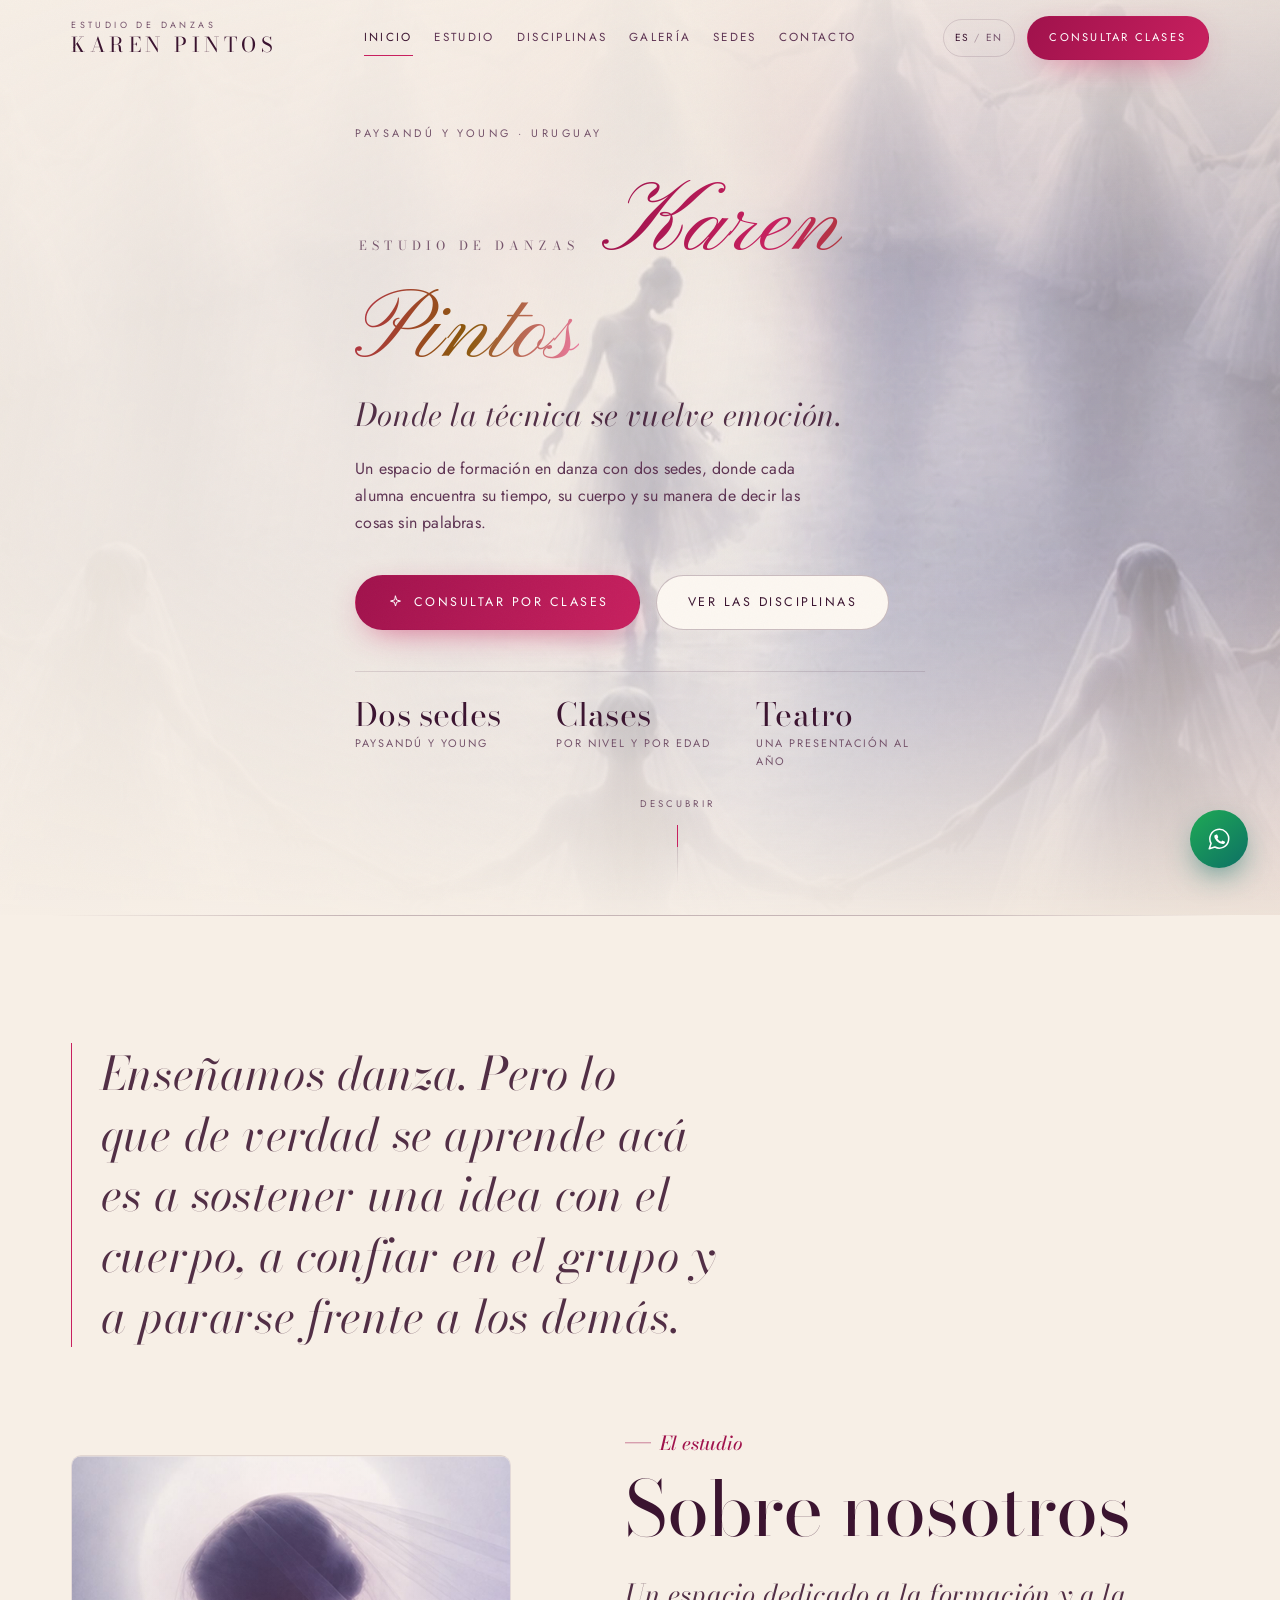
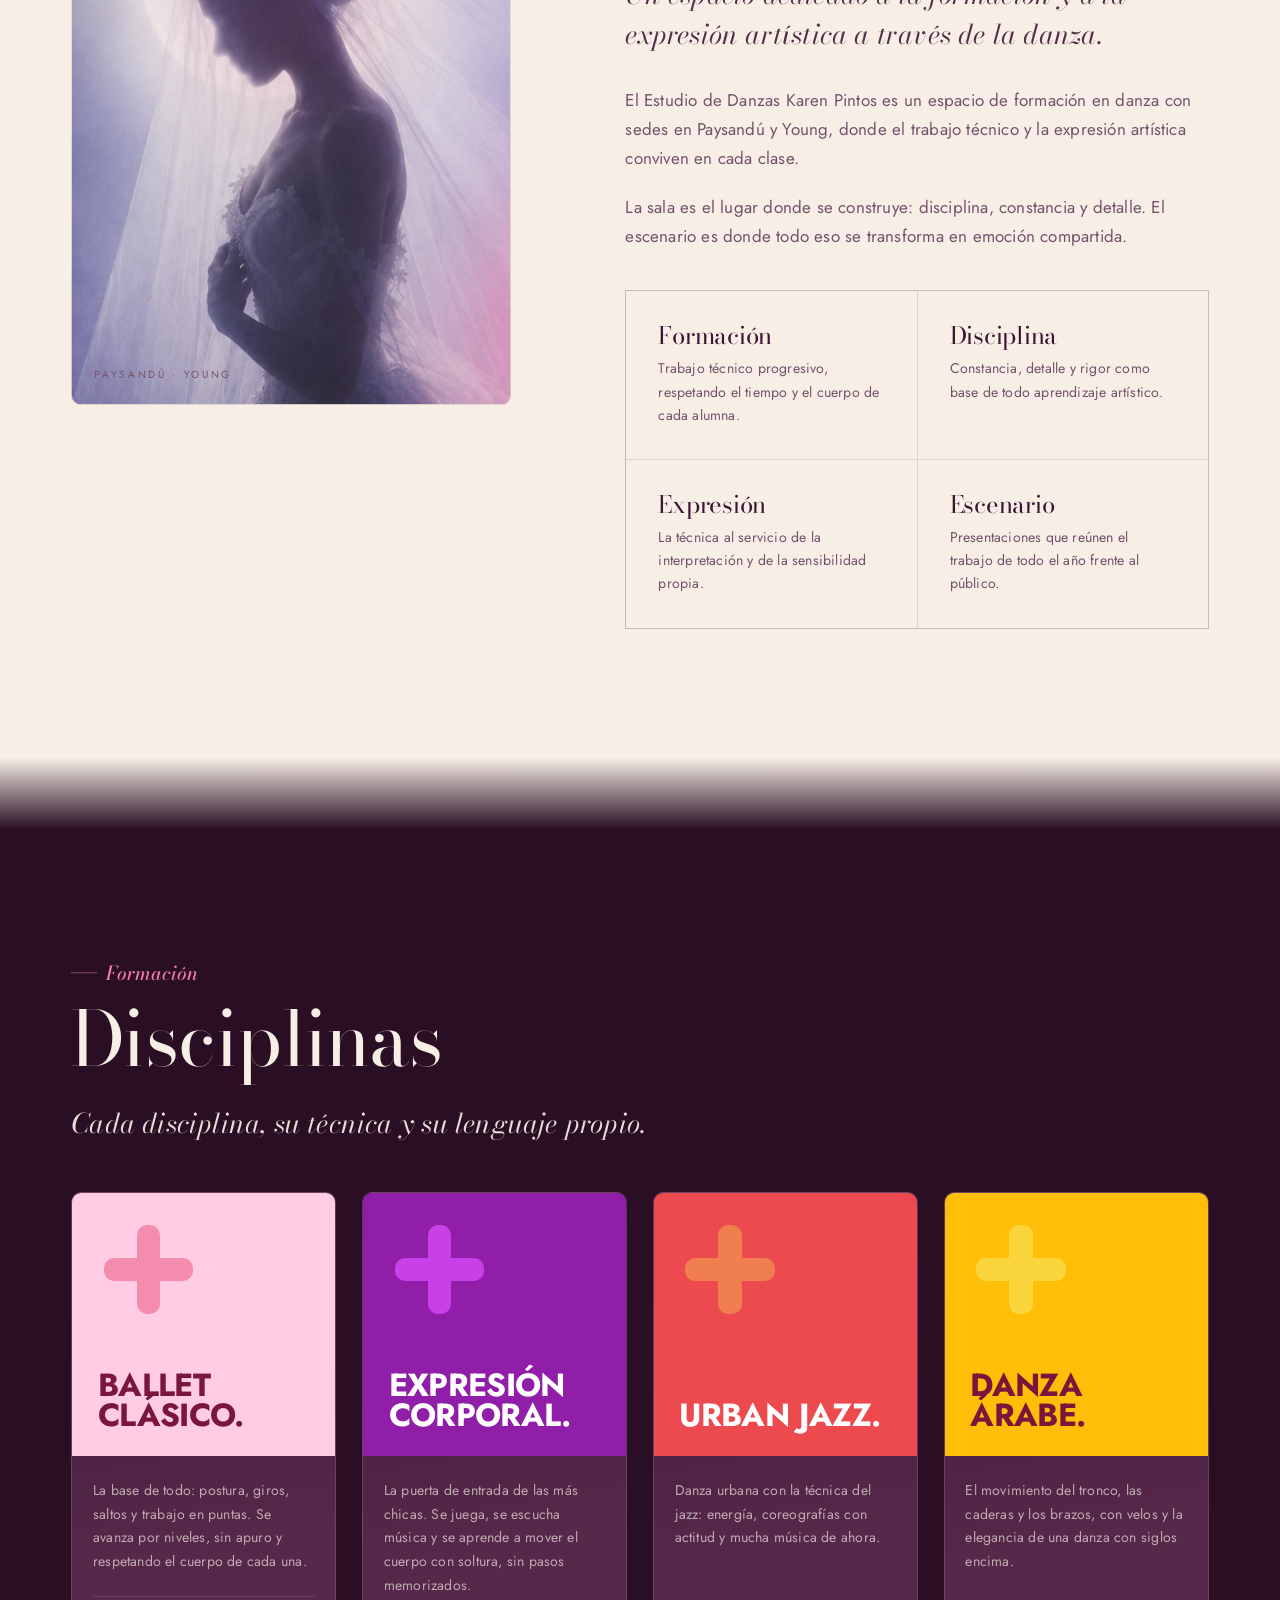
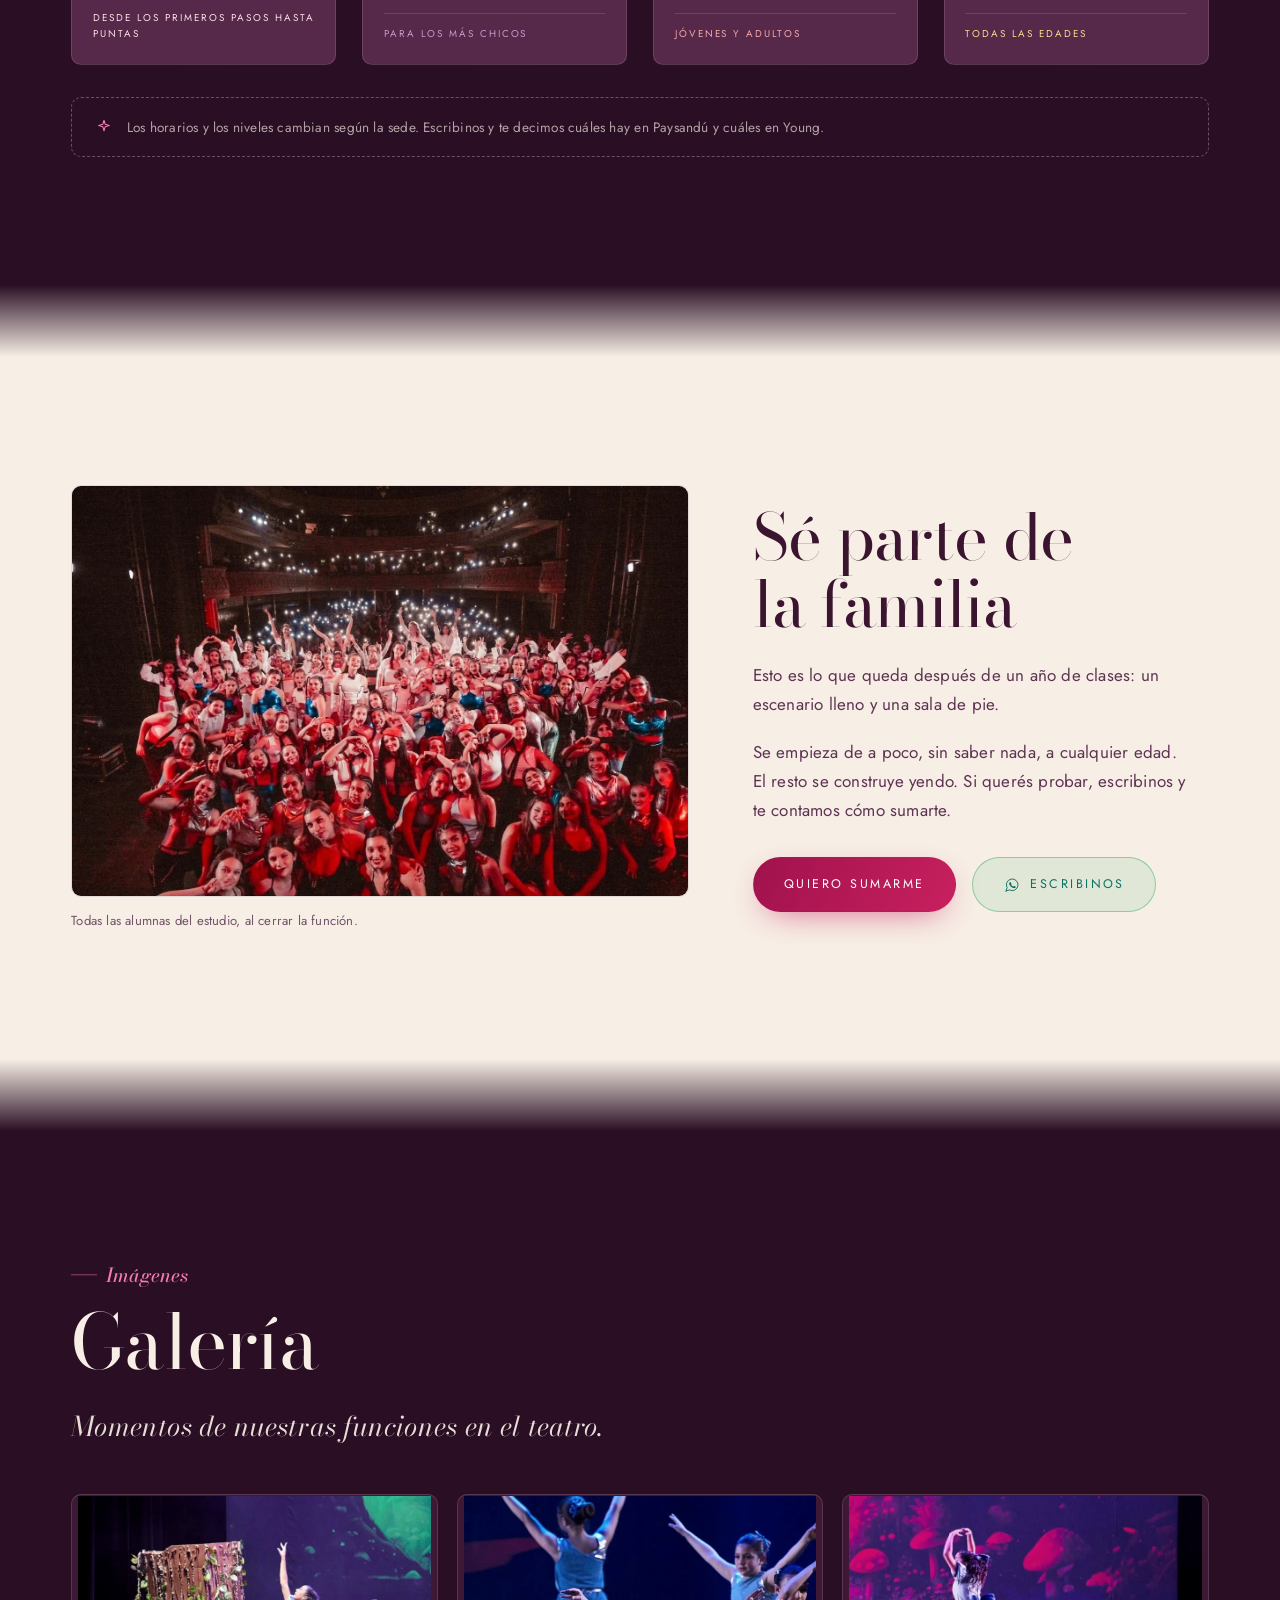
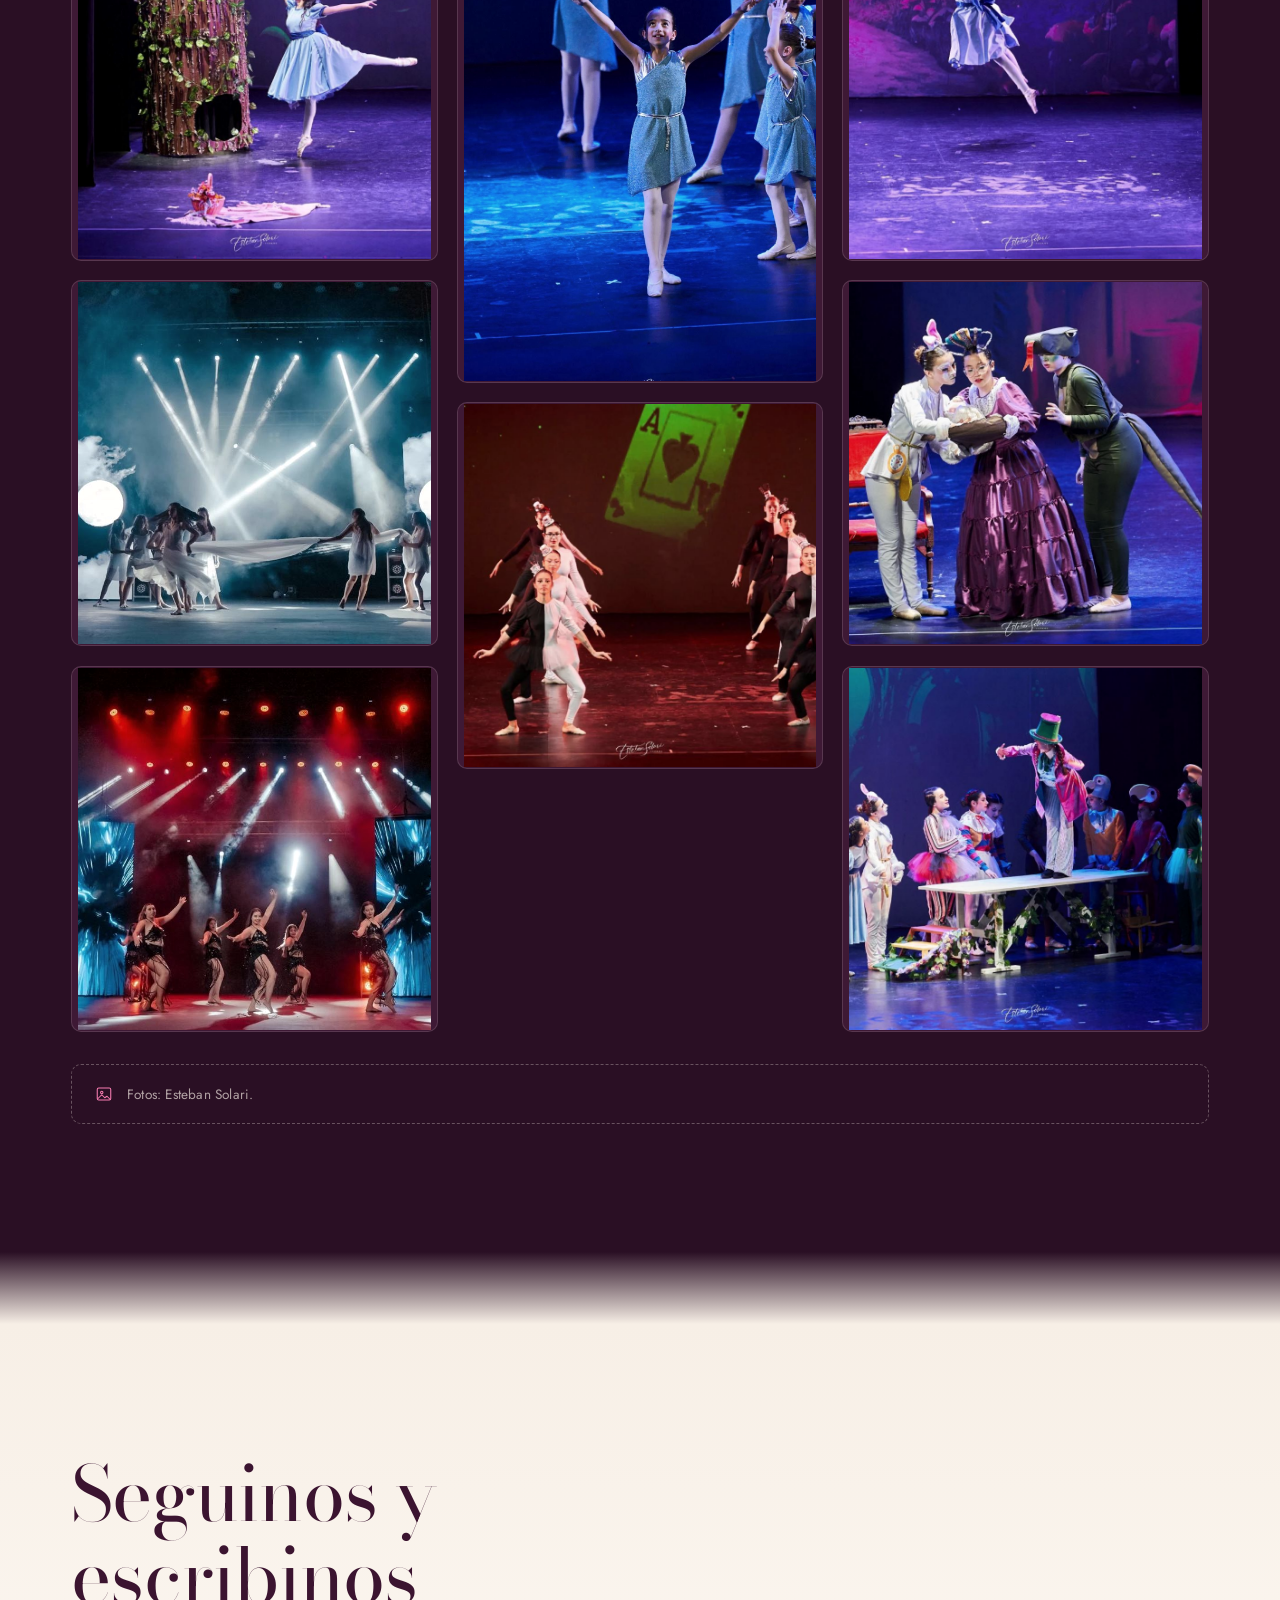
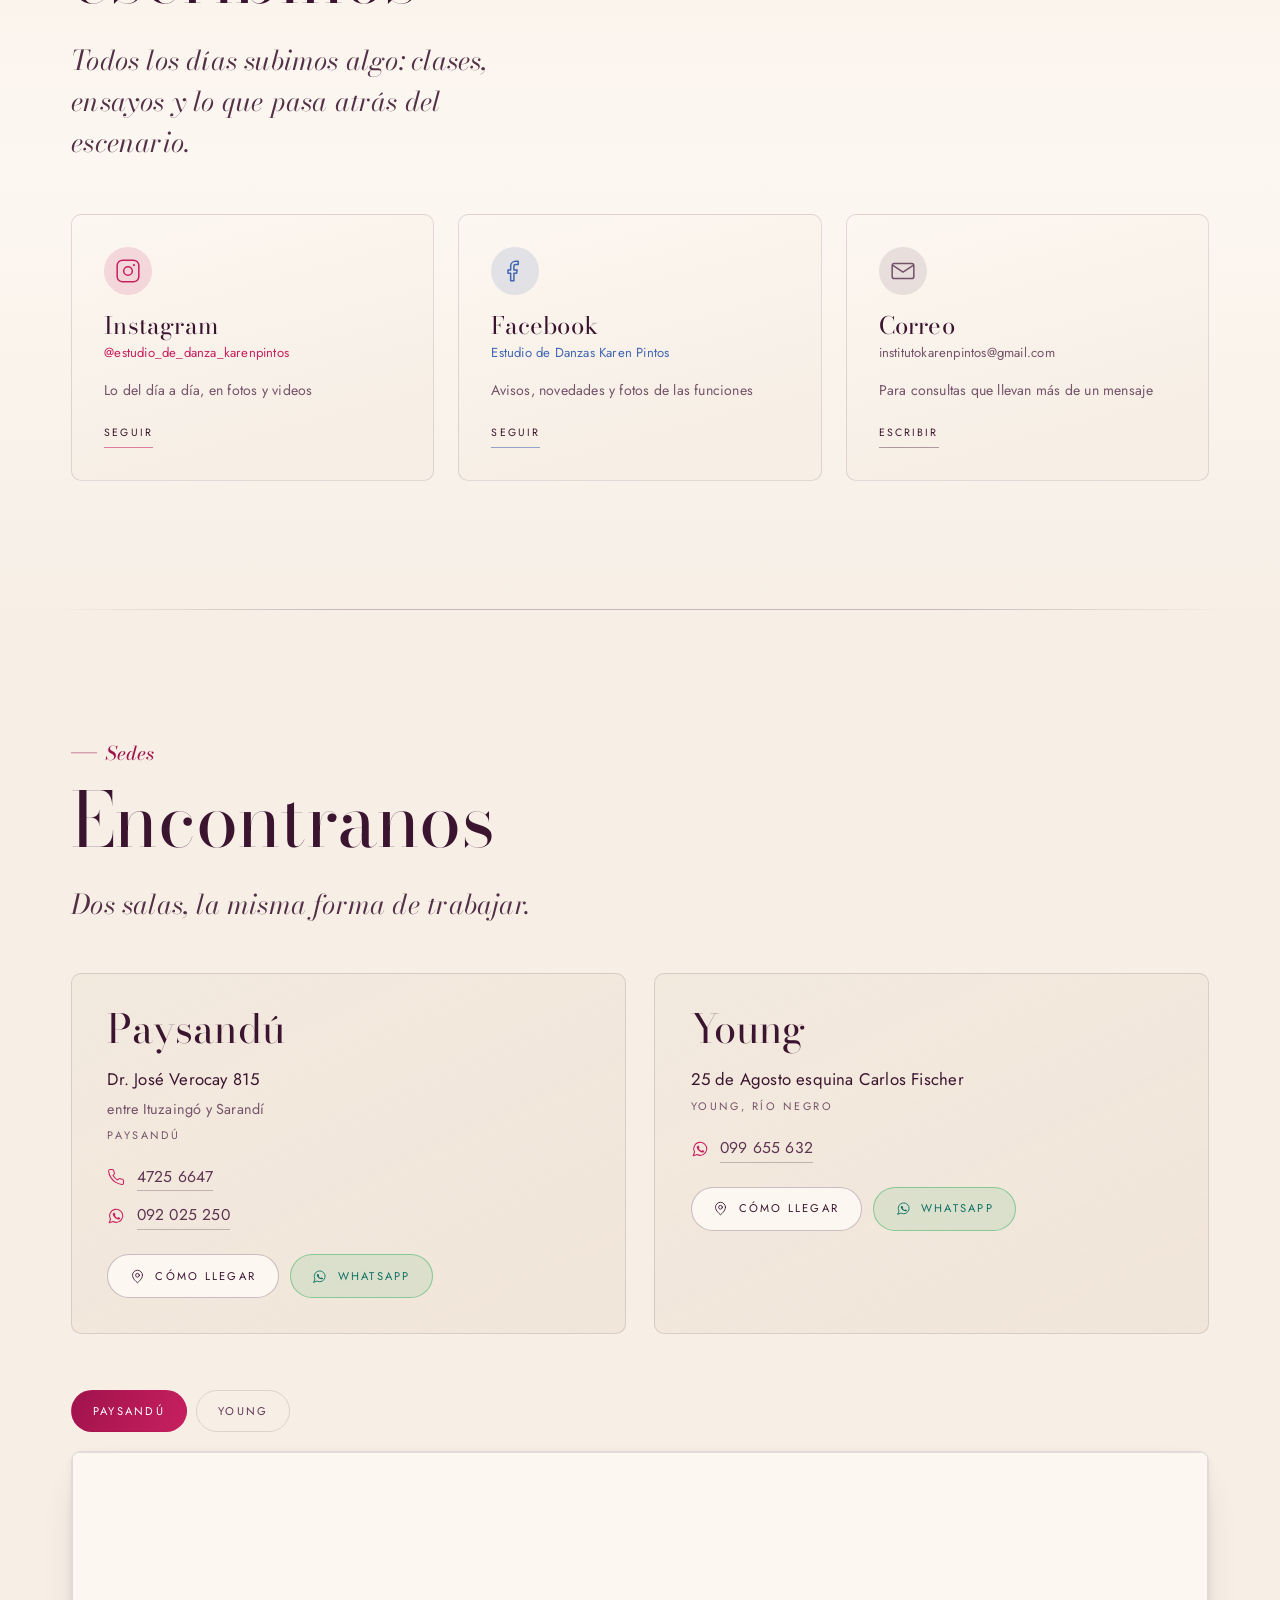
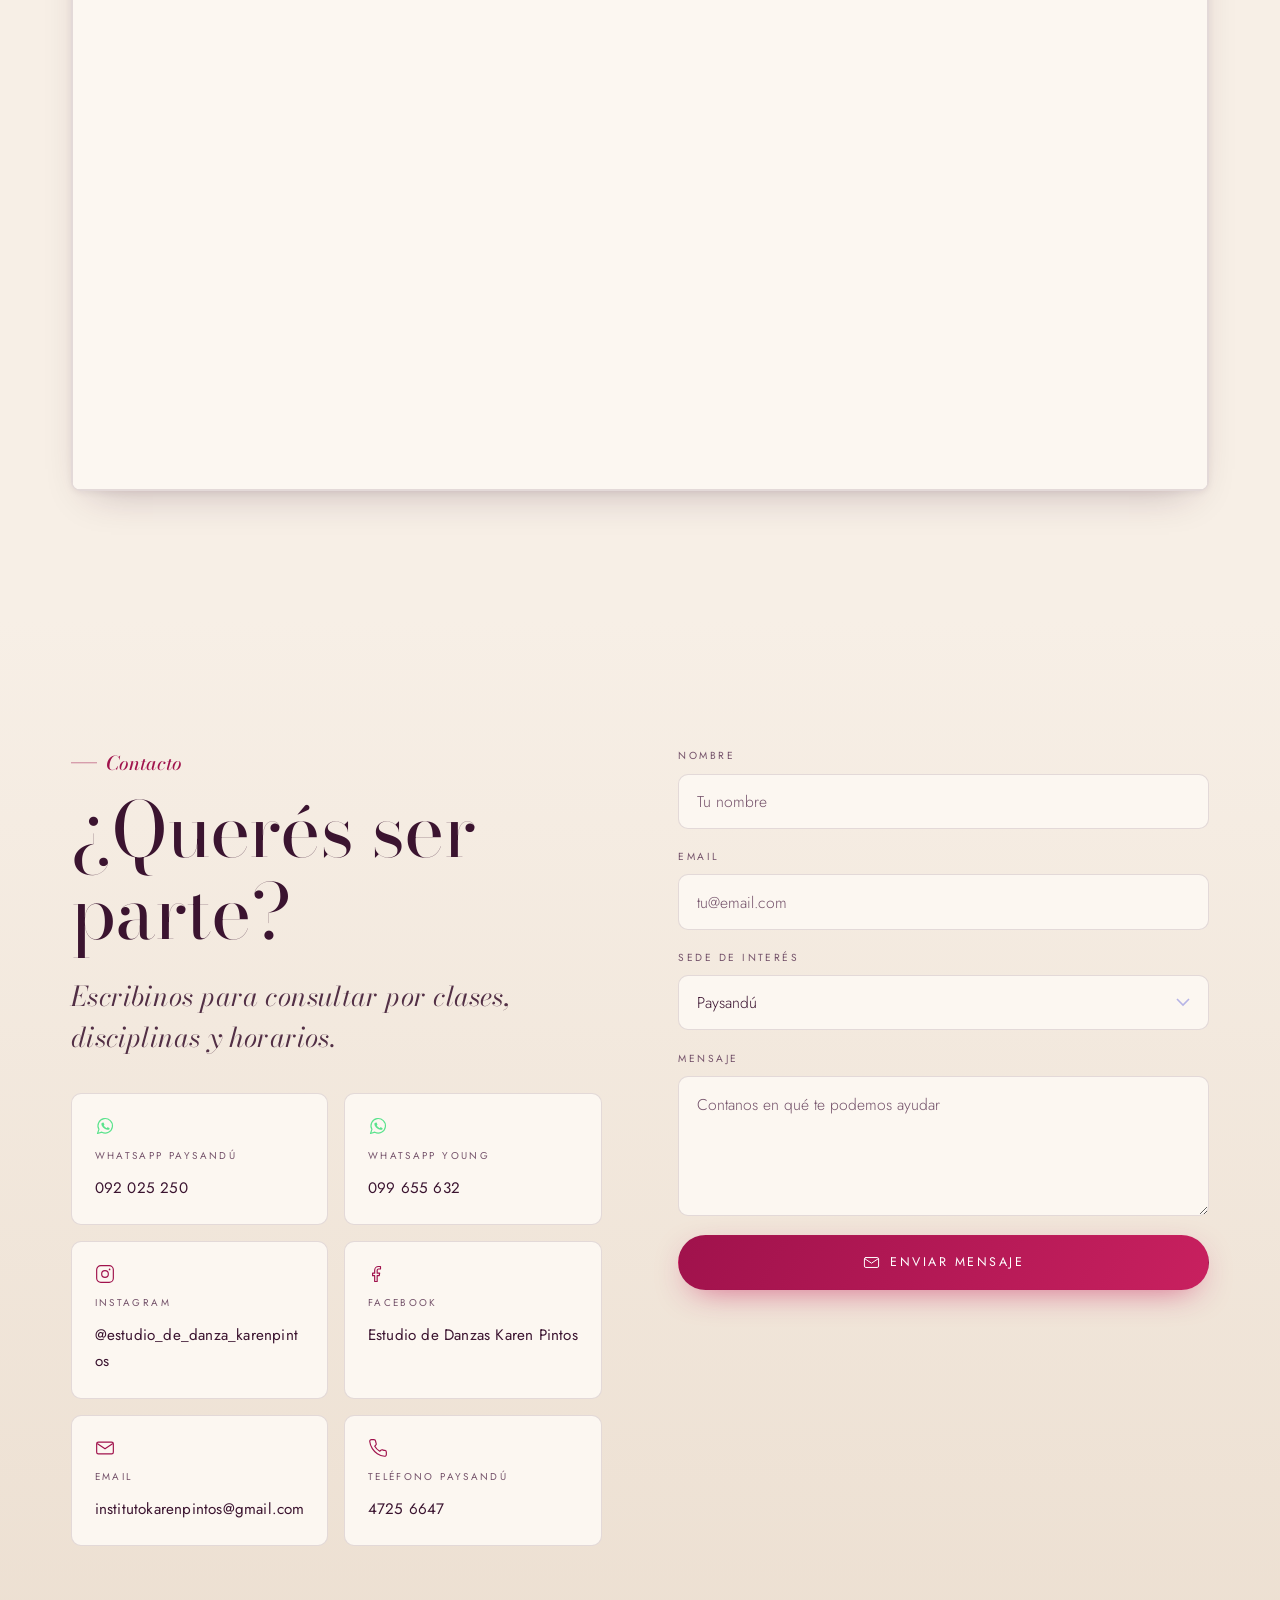
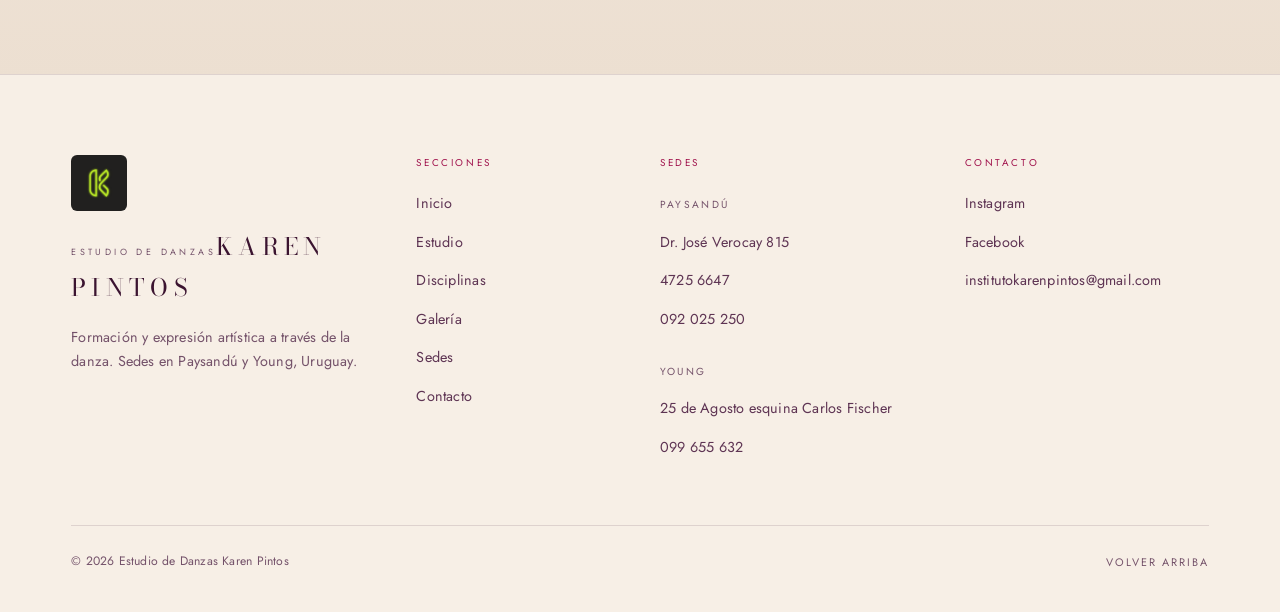
<file: index.html>
<!DOCTYPE html>
<html lang="es">
<head>
  <meta charset="utf-8">
  <meta name="viewport" content="width=device-width, initial-scale=1, viewport-fit=cover">
  <meta name="theme-color" content="#05070F">

  <title>Estudio de Danzas Karen Pintos — Clases de danza en Paysandú y Young</title>
  <meta name="description" content="Estudio de danzas en Paysandú y en Young. Clases por nivel y por edad, y una presentación en teatro todos los años. Escribinos para consultar horarios y disciplinas.">
  <meta name="author" content="Estudio de Danzas Karen Pintos">

  <link rel="canonical" href="https://pintos99999.github.io/Estudio-de-danzas-kp/">

  <!-- Open Graph (WhatsApp, Facebook, Instagram) -->
  <meta property="og:type" content="website">
  <meta property="og:locale" content="es_UY">
  <meta property="og:site_name" content="Estudio de Danzas Karen Pintos">
  <meta property="og:title" content="Estudio de Danzas Karen Pintos">
  <meta property="og:description" content="Formación en danza en Paysandú y Young. Este año presentamos el ballet Giselle: viernes 16 de octubre de 2026, Teatro Florencio Sánchez.">
  <meta property="og:url" content="https://pintos99999.github.io/Estudio-de-danzas-kp/">
  <!-- IMAGEN PARA COMPARTIR (la que se ve al pegar el link en WhatsApp).
       Para cambiarla, reemplazá assets/img/og-image.jpg por una foto real
       del estudio, de 1200x630 px. -->
  <meta property="og:image" content="https://pintos99999.github.io/Estudio-de-danzas-kp/assets/img/og-image.jpg">
  <meta property="og:image:width" content="1200">
  <meta property="og:image:height" content="630">
  <meta property="og:image:alt" content="Giselle — Estudio de Danzas Karen Pintos">

  <meta name="twitter:card" content="summary_large_image">
  <meta name="twitter:title" content="Estudio de Danzas Karen Pintos">
  <meta name="twitter:description" content="Danza en Paysandú y Young. Giselle: 16 de octubre de 2026, Teatro Florencio Sánchez.">

  <link rel="icon" href="assets/img/logo-k.png" sizes="512x512">
  <link rel="icon" href="assets/img/favicon.svg" type="image/svg+xml">
  <link rel="apple-touch-icon" href="assets/img/logo-k.png">

  <!-- Tipografías -->
  <link rel="preconnect" href="https://fonts.googleapis.com">
  <link rel="preconnect" href="https://fonts.gstatic.com" crossorigin>
  <link href="https://fonts.googleapis.com/css2?family=Bodoni+Moda:ital,opsz,wght@0,6..96,400..700;1,6..96,400..600&family=Jost:wght@300;400;500&family=Pinyon+Script&display=swap" rel="stylesheet">

  <!-- Estilos, separados por apartado. El primero tiene todos los colores. -->
  <link rel="stylesheet" href="assets/css/partes/01-variables.css?v=20261022c">
  <link rel="stylesheet" href="assets/css/partes/02-base.css?v=20261022c">
  <link rel="stylesheet" href="assets/css/partes/02b-salas.css?v=20261022c">
  <link rel="stylesheet" href="assets/css/partes/03-botones.css?v=20261022c">
  <link rel="stylesheet" href="assets/css/partes/04-menu.css?v=20261022c">
  <link rel="stylesheet" href="assets/css/partes/05-portada.css?v=20261022c">
  <link rel="stylesheet" href="assets/css/partes/06-estudio.css?v=20261022c">
  <link rel="stylesheet" href="assets/css/partes/06b-avisos.css?v=20261022c">
  <link rel="stylesheet" href="assets/css/partes/07-eventos.css?v=20261022c">
  <link rel="stylesheet" href="assets/css/partes/08-familia.css?v=20261022c">
  <link rel="stylesheet" href="assets/css/partes/09-galeria.css?v=20261022c">
  <link rel="stylesheet" href="assets/css/partes/09b-redes.css?v=20261022c">
  <link rel="stylesheet" href="assets/css/partes/10-sedes-contacto.css?v=20261022c">
  <link rel="stylesheet" href="assets/css/partes/11-pie.css?v=20261022c">
  <link rel="stylesheet" href="assets/css/partes/12-animacion-responsive.css?v=20261022c">
  <link rel="stylesheet" href="assets/css/partes/13-chat.css?v=20261022c">

  <!-- Datos estructurados (sólo información provista por el estudio) -->
  <script type="application/ld+json">
  {
    "@context": "https://schema.org",
    "@graph": [
      {
        "@type": "DanceSchool",
        "@id": "#estudio",
        "name": "Estudio de Danzas Karen Pintos",
        "alternateName": "Instituto Karen Pintos",
        "description": "Estudio de danzas con sedes en Paysandú y en Young, Uruguay. Clases por nivel y por edad, y una presentación en teatro cada año.",
        "url": "https://pintos99999.github.io/Estudio-de-danzas-kp/",
        "image": "https://pintos99999.github.io/Estudio-de-danzas-kp/assets/img/og-image.jpg",
        "logo": "https://pintos99999.github.io/Estudio-de-danzas-kp/assets/img/logo-k.png",
        "areaServed": [
          { "@type": "City", "name": "Paysandú" },
          { "@type": "City", "name": "Young" }
        ],
        "email": "institutokarenpintos@gmail.com",
        "telephone": "+598 4725 6647",
        "address": {
          "@type": "PostalAddress",
          "streetAddress": "Dr. José Verocay 815",
          "postalCode": "60000",
          "addressLocality": "Paysandú",
          "addressCountry": "UY"
        },
        "sameAs": [
          "https://www.instagram.com/estudio_de_danza_karenpintos/",
          "https://www.facebook.com/danzaskarenpintos"
        ],
        "department": [
          {
            "@type": "DanceSchool",
            "name": "Estudio de Danzas Karen Pintos — Paysandú",
            "telephone": "+598 4725 6647",
            "address": {
              "@type": "PostalAddress",
              "streetAddress": "Dr. José Verocay 815, entre Ituzaingó y Sarandí",
              "postalCode": "60000",
              "addressLocality": "Paysandú",
              "addressCountry": "UY"
            }
          },
          {
            "@type": "DanceSchool",
            "name": "Estudio de Danzas Karen Pintos — Young",
            "telephone": "+598 99 655 632",
            "address": {
              "@type": "PostalAddress",
              "streetAddress": "25 de Agosto esquina Carlos Fischer",
              "addressLocality": "Young",
              "addressRegion": "Río Negro",
              "addressCountry": "UY"
            }
          }
        ]
      }
    ]
  }
  </script>
</head>

<body>
  <a class="saltar" href="#contenido">Saltar al contenido</a>

  <div id="app"></div>

  <noscript>
    <div style="padding:6rem 1.5rem;max-width:44rem;margin:0 auto;text-align:center">
      <h1 style="font-family:Georgia,serif">Estudio de Danzas Karen Pintos</h1>
      <p>Clases de danza en Paysandú y en Young, Uruguay.<br>
      Todos los años presentamos una obra en el teatro.</p>
      <p>Paysandú: Dr. José Verocay 815 (entre Ituzaingó y Sarandí) · Tel. 4725 6647 · Cel. 092 025 250<br>Young: 25 de Agosto esquina Carlos Fischer · Cel. 099 655 632</p>
      <p><a href="https://www.instagram.com/estudio_de_danza_karenpintos/">@estudio_de_danza_karenpintos</a></p>
      <p><a href="mailto:institutokarenpintos@gmail.com">institutokarenpintos@gmail.com</a></p>
      <p>Para ver el sitio completo, activá JavaScript en tu navegador.</p>
    </div>
  </noscript>

  <!-- Datos + componentes + lógica (el orden importa).
       El "?v=" del final fuerza a los navegadores a bajar la versión nueva.
       Si hacés un cambio y no lo ves online, cambiá ese número acá
       (también está en la hoja de estilos, arriba) y volvé a hacer push. -->
  <script src="assets/js/siteData.js?v=20261022c"></script>
  <script src="assets/js/icons.js?v=20261022c"></script>
  <script src="assets/js/utils.js?v=20261022c"></script>
  <script src="assets/js/components/navbar.js?v=20261022c"></script>
  <script src="assets/js/components/hero.js?v=20261022c"></script>
  <script src="assets/js/components/avisos.js?v=20261022c"></script>
  <script src="assets/js/components/eventos.js?v=20261022c"></script>
  <script src="assets/js/components/about.js?v=20261022c"></script>
  <script src="assets/js/components/classes.js?v=20261022c"></script>
  <script src="assets/js/components/gallery.js?v=20261022c"></script>
  <script src="assets/js/components/redes.js?v=20261022c"></script>
  <script src="assets/js/components/location.js?v=20261022c"></script>
  <script src="assets/js/components/contact.js?v=20261022c"></script>
  <script src="assets/js/components/familia.js?v=20261022c"></script>
  <script src="assets/js/components/footer.js?v=20261022c"></script>
  <script src="assets/js/components/whatsapp.js?v=20261022c"></script>
  <script src="assets/js/components/chat.js?v=20261022c"></script>
  <script src="assets/js/main.js?v=20261022c"></script>
</body>
</html>
</file>
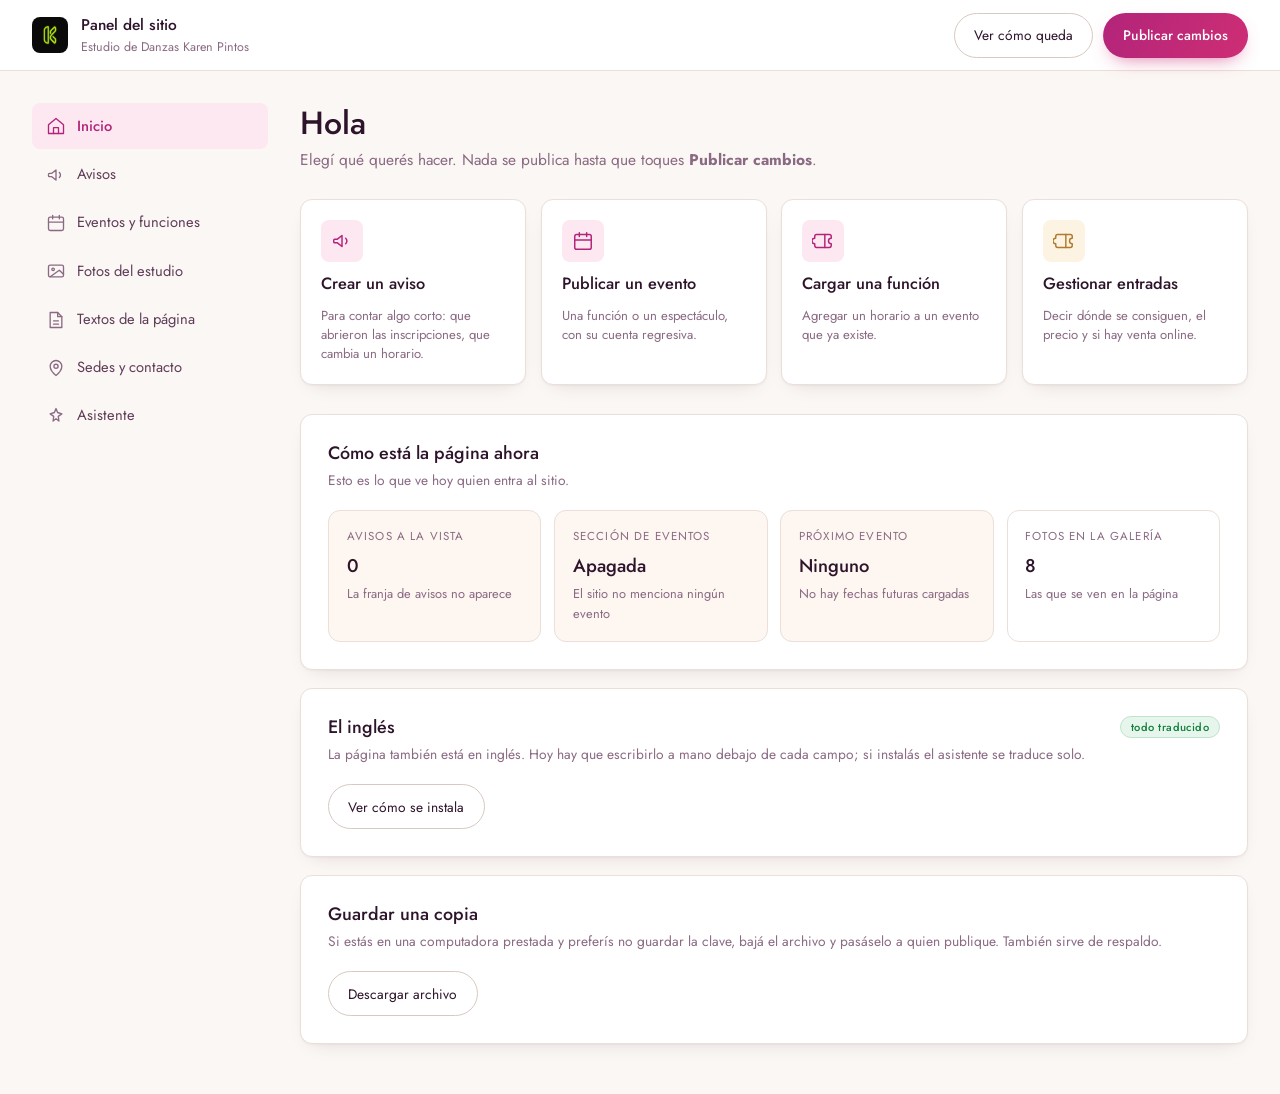
<file: panel.html>
<!DOCTYPE html>
<html lang="es">
<head>
  <meta charset="utf-8">
  <meta name="viewport" content="width=device-width, initial-scale=1">
  <title>Panel · Estudio de Danzas Karen Pintos</title>

  <!-- Esta página es una herramienta interna: que Google no la muestre -->
  <meta name="robots" content="noindex, nofollow">

  <link rel="icon" href="assets/img/logo-k.png" sizes="512x512">
  <link rel="preconnect" href="https://fonts.googleapis.com">
  <link rel="preconnect" href="https://fonts.gstatic.com" crossorigin>
  <link href="https://fonts.googleapis.com/css2?family=Jost:wght@300;400;500;600&display=swap" rel="stylesheet">
  <link rel="stylesheet" href="assets/css/panel.css?v=3">
</head>

<body>

  <header class="cabecera">
    <div class="cabecera__marca">
      <img src="assets/img/logo-k.png" alt="" width="36" height="36">
      <div>
        <strong>Panel del sitio</strong>
        <span>Estudio de Danzas Karen Pintos</span>
      </div>
    </div>

    <div class="cabecera__acciones">
      <span class="estado" id="estado"></span>
      <button class="boton" id="btn-previa" type="button">Ver cómo queda</button>
      <button class="boton boton--fuerte" id="btn-publicar" type="button">Publicar cambios</button>
    </div>
  </header>

  <div class="aviso" id="aviso-borrador" hidden>
    <span><strong>Tenés cambios sin publicar.</strong>
    Están guardados en esta computadora: podés cerrar y seguir después.</span>
    <button type="button" id="btn-descartar" class="enlace">Descartar los cambios</button>
  </div>

  <main class="cuerpo">
    <nav class="pestanas" id="pestanas" aria-label="Secciones del panel"></nav>
    <div class="panel" id="panel"></div>
  </main>

  <!-- ---------- Vista previa ---------- -->
  <div class="previa" id="previa" hidden>
    <div class="previa__barra">
      <p><strong>Así va a quedar.</strong> Todavía no se publicó nada.</p>
      <div class="previa__tamanos">
        <button class="boton boton--peq" type="button" data-previa-ancho="100%">Computadora</button>
        <button class="boton boton--peq" type="button" data-previa-ancho="820px">Tablet</button>
        <button class="boton boton--peq" type="button" data-previa-ancho="390px">Celular</button>
      </div>
      <div style="display:flex;gap:.6rem">
        <button class="boton" type="button" id="btn-cerrar-previa">Seguir editando</button>
        <button class="boton boton--fuerte" type="button" id="btn-publicar-previa">Publicar</button>
      </div>
    </div>
    <iframe class="previa__marco" id="previa-marco" title="Vista previa del sitio"></iframe>
  </div>

  <!-- ---------- Clave de GitHub ---------- -->
  <div class="modal" id="modal-token" hidden>
    <div class="modal__caja" role="dialog" aria-modal="true" aria-labelledby="modal-titulo">
      <h2 id="modal-titulo">Una sola vez: conectar para publicar</h2>
      <p>
        Para que los cambios lleguen a la página hace falta una clave de GitHub.
        Se pide una sola vez y queda guardada en este navegador.
      </p>

      <ol class="pasos">
        <li>Entrá a <a href="https://github.com/settings/personal-access-tokens/new" target="_blank" rel="noopener">github.com → crear clave</a>.</li>
        <li>En <strong>Repository access</strong> elegí <em>Only select repositories</em> y marcá <strong>Estudio-de-danzas-kp</strong>.</li>
        <li>En <strong>Permissions → Repository permissions</strong>, buscá <strong>Contents</strong> y ponelo en <em>Read and write</em>.</li>
        <li>Generá la clave y pegala acá abajo.</li>
      </ol>

      <label for="campo-token">Clave</label>
      <input id="campo-token" type="password" placeholder="github_pat_..." autocomplete="off" spellcheck="false">

      <p class="nota">
        La clave queda sólo en este navegador y únicamente permite cambiar
        los archivos de este sitio. Si estás en una computadora prestada,
        mejor no la guardes: usá <strong>Descargar archivo</strong> desde Inicio.
      </p>

      <div class="modal__acciones">
        <button class="boton" type="button" id="btn-cancelar-token">Cancelar</button>
        <button class="boton boton--fuerte" type="button" id="btn-guardar-token">Guardar y publicar</button>
      </div>
    </div>
  </div>

  <!-- ---------- Contraseña del asistente ---------- -->
  <div class="modal" id="modal-ia" hidden>
    <div class="modal__caja" role="dialog" aria-modal="true" aria-labelledby="modal-ia-titulo">
      <h2 id="modal-ia-titulo">Contraseña del asistente</h2>
      <p>
        Es la contraseña que se eligió al instalar el asistente.
        Queda guardada en este navegador y no se comparte con nadie.
      </p>

      <label for="campo-ia">Contraseña</label>
      <input id="campo-ia" type="password" autocomplete="off" spellcheck="false">

      <div class="modal__acciones">
        <button class="boton" type="button" id="btn-cancelar-ia">Cancelar</button>
        <button class="boton boton--fuerte" type="button" id="btn-guardar-ia">Guardar</button>
      </div>
    </div>
  </div>

  <!-- Los datos actuales del sitio -->
  <script src="assets/js/siteData.js?v=panel3"></script>
  <script src="assets/js/panel.js?v=3"></script>
</body>
</html>
</file>
<file: assets/css/partes/01-variables.css>
/* =============================================================
   1. VARIABLES
   -------------------------------------------------------------
   ESTE ES EL ÚNICO ARCHIVO DEL SITIO CON COLORES ESCRITOS.
   Todo lo demás los hereda de acá. Si cambiás un color en este
   archivo, cambia en toda la página de una sola vez.

   Está en tres capas:
     A) LA PALETA  -> los colores de la marca, con nombre.
     B) LOS USOS   -> para qué se usa cada uno (fondo, texto,
                      líneas, botones...). Salen de la paleta.
     C) LA SALA DE NOCHE -> los mismos usos, pero en oscuro.

   Los colores de la paleta se escriben como tres números
   (rojo verde azul) y no con almohadilla, para poder usarlos
   también translúcidos:  rgb(var(--carmin) / .4)  = carmín al 40%.

   -------------------------------------------------------------
   LA IDEA
   El estudio tiene dos mundos y la página los alterna:

     LA SALA DE DÍA   lino cálido, luz de ventana, tinta ciruela.
                      Es donde se cuenta quiénes son.

     LA SALA DE NOCHE ciruela profundo, luz de escenario.
                      Es donde van las disciplinas, los eventos y
                      las fotos: el color y las fotografías
                      necesitan oscuridad alrededor para brillar.

   Una sección entra en modo noche poniéndole la clase .noche
   (ver 02b-salas.css). Adentro, todos los usos cambian solos.
   ============================================================= */

:root {

  /* ---------------------------------------------------------
     A) LA PALETA
     --------------------------------------------------------- */

  /* Papeles: la pared del salón, de la luz a la sombra */
  --lino:          247 239 230;
  --lino-claro:    252 247 241;
  --arena:         234 220 205;
  --arena-honda:   216 196 177;

  /* La sala de noche: el ciruela del telón */
  --ciruela:        42 15 36;
  --ciruela-media:  62 25 53;
  --ciruela-clara:  86 40 74;

  /* Tintas: el texto sobre papel. Ciruela, no negro */
  --tinta:         59 20 48;
  --tinta-media:   94 52 83;
  --tinta-suave:  116 82 106;

  /* Carmín: el color de la marca.
     Este tono fue elegido para que sirva en los dos lados:
     se lee sobre el lino Y aguanta texto blanco encima. */
  --carmin:        200 32 95;
  --carmin-hondo:  160 18 76;
  --carmin-claro:  247 125 177;   /* para la sala de noche */
  --carmin-velo:   250 228 237;

  /* Ámbar: la luz del escenario. Eventos, funciones y entradas.
     El ámbar vivo no se lee sobre papel: para texto sobre lino
     está --ambar-tinta, que es el mismo color más hondo. */
  --ambar:         232 163  61;
  --ambar-claro:   247 203 128;
  --ambar-tinta:   138  88  10;
  --ambar-velo:    252 240 219;

  /* Neutros */
  --blanco-puro:   255 255 255;
  --negro:         0 0 0;

  /* Los colores de cada disciplina, tomados de la gráfica oficial.
     Cada tarjeta de disciplina usa el suyo. */
  /* fondo del bloque */              /* el "+" de atrás */
  --disc-ballet:        255 204 227;  --disc-ballet-mas:    244 141 173;
  --disc-expresion:     144  30 169;  --disc-expresion-mas: 199  64 232;
  --disc-urban:         237  74  79;  --disc-urban-mas:     240 126  79;
  --disc-arabe:         255 191   8;  --disc-arabe-mas:     250 213  60;

  /* Texto sobre un bloque claro (ballet, árabe) */
  --disc-texto-oscuro:  122  22  60;

  /* Azul de Facebook */
  --azul-facebook: 66 103 178;

  /* Verdes: sólo para WhatsApp, que tiene su color propio */
  --verde:         31 170  85;
  --verde-oscuro:  13 112 101;
  --verde-claro:   225 248 234;
  --verde-brillo:  91 227 141;


  /* ---------------------------------------------------------
     B) LOS USOS  (todo sale de la paleta de arriba)
     --------------------------------------------------------- */

  /* Fondos de la página */
  --fondo:         rgb(var(--lino));
  --fondo-suave:   rgb(var(--lino-claro));
  --fondo-tostado: rgb(var(--arena));

  /* Superficies: las tarjetas y los recuadros que se apoyan encima */
  --superficie:    rgb(var(--lino-claro));
  --superficie-2:  rgb(var(--lino));
  --fondo-panel:   linear-gradient(155deg,
                     rgb(var(--lino-claro)),
                     rgb(var(--lino)) 100%);
  --fondo-vidrio:  rgb(var(--lino) / .9);
  --velo-tinta:    rgb(var(--tinta) / .05);
  --velo-tinta-2:  rgb(var(--tinta) / .09);

  /* Textos */
  --texto:         rgb(var(--tinta-media));
  --texto-suave:   rgb(var(--tinta-suave));
  --texto-tenue:   rgb(var(--tinta-suave));
  --texto-fuerte:  rgb(var(--tinta));
  --texto-destacado: rgb(var(--tinta) / .88);

  /* Líneas y bordes */
  --linea:         rgb(var(--tinta) / .13);
  --linea-fuerte:  rgb(var(--tinta) / .26);

  /* Acento (la marca) */
  --acento:        rgb(var(--carmin));
  --acento-claro:  rgb(var(--carmin-claro));
  --acento-hondo:  rgb(var(--carmin-hondo));
  --acento-velo:   rgb(var(--carmin-velo));
  --acento-borde:  rgb(var(--carmin) / .32);
  --acento-solido: rgb(var(--carmin));
  --sobre-acento:  rgb(var(--blanco-puro));
  --degradado-acento: linear-gradient(118deg,
                        rgb(var(--carmin-hondo)),
                        rgb(var(--carmin)) 100%);

  /* Segundo acento: avisos, fechas y entradas */
  --realce:        rgb(var(--ambar-tinta));
  --realce-vivo:   rgb(var(--ambar));
  --realce-claro:  rgb(var(--ambar-claro));
  --realce-velo:   rgb(var(--ambar-velo));
  --realce-borde:  rgb(var(--ambar) / .55);

  /* WhatsApp */
  --wa:            rgb(var(--verde));
  --wa-texto:      rgb(var(--verde-oscuro));
  --wa-borde:      rgb(var(--verde) / .4);
  --wa-velo:       rgb(var(--verde-claro));
  --wa-degradado:  linear-gradient(140deg,
                     rgb(var(--verde)), rgb(var(--verde-oscuro)));

  /* Sombras.
     NO se le ponen a todo: una página donde cada tarjeta flota
     igual que la de al lado queda plana. Se usan sólo donde algo
     de verdad se levanta: lo que se abre, lo que se agranda. */
  --sombra-suave:  0 1px 2px rgb(var(--tinta) / .05),
                   0 8px 20px -12px rgb(var(--tinta) / .2);
  --sombra-media:  0 2px 6px rgb(var(--tinta) / .06),
                   0 18px 40px -20px rgb(var(--tinta) / .3);
  --sombra-honda:  0 4px 10px rgb(var(--tinta) / .08),
                   0 36px 80px -34px rgb(var(--tinta) / .45);
  --sombra-acento: 0 10px 26px -12px rgb(var(--carmin) / .55);

  /* Atmósfera: los halos de color del fondo de las secciones */
  --atmosfera-1:   rgb(var(--carmin) / .11);
  --atmosfera-2:   rgb(var(--ambar) / .16);

  /* Velos para poner texto ENCIMA DE UNA FOTO.
     Son oscuros a propósito, en cualquier sala: una foto necesita
     que la tapemos un poco para que se lea lo que va arriba. */
  --velo-foto-fuerte: rgb(var(--ciruela) / .8);
  --velo-foto-medio:  rgb(var(--ciruela) / .5);
  --velo-foto-leve:   rgb(var(--ciruela) / .22);
  --sobre-foto:       rgb(var(--blanco-puro));

  /* El fondo de la galería a pantalla completa */
  --fondo-visor:   rgb(var(--ciruela) / .97);

  /* Sobre la foto de portada: el velo que deja leer el texto.
     La portada es de día, así que el velo aclara. */
  --velo-portada:
    linear-gradient(100deg,
      rgb(var(--lino) / .97) 0%,
      rgb(var(--lino) / .9) 32%,
      rgb(var(--lino) / .42) 60%,
      rgb(var(--arena) / .55) 100%),
    linear-gradient(180deg,
      rgb(var(--lino) / .76) 0%,
      transparent 30%, transparent 60%,
      rgb(var(--lino) / .95) 100%);


  /* ---------------------------------------------------------
     C) TIPOGRAFÍAS, MEDIDAS Y MOVIMIENTO
     --------------------------------------------------------- */

  /* Bodoni es la letra de los programas de teatro y de los
     carteles de ballet: tiene mucho contraste entre el trazo
     grueso y el fino, así que se planta incluso en claro. */
  --serif:  'Bodoni Moda', 'Didot', 'Times New Roman', serif;
  --sans:   'Jost', 'Segoe UI', system-ui, -apple-system, sans-serif;
  --script: 'Pinyon Script', 'Bodoni Moda', cursive;

  --ancho:     1240px;
  --gutter:    clamp(1.25rem, 4vw, 3.5rem);
  --seccion-y: clamp(4.5rem, 10vw, 8.5rem);
  --nav-h:     76px;

  /* Esquinas. Tres medidas con sentido distinto, no una sola
     para todo: lo que es una foto, lo que es un recuadro y lo
     que es una pastilla no deberían redondear igual. */
  --radio:        10px;
  --radio-peq:    6px;
  --radio-grande: 20px;

  --ease:  cubic-bezier(.22, .61, .36, 1);
  --lento: .9s;
  --medio: .55s;
}


/* =============================================================
   LA SALA DE NOCHE
   -------------------------------------------------------------
   Cualquier sección con la clase .noche cambia de mundo. No hay
   que reescribir ni un estilo: como todo hereda de los usos, con
   redefinirlos acá adentro alcanza.
   ============================================================= */
.noche {
  --fondo:         rgb(var(--ciruela));
  --fondo-suave:   rgb(var(--ciruela-media));
  --fondo-tostado: rgb(var(--ciruela-media));

  --superficie:    rgb(var(--ciruela-media));
  --superficie-2:  rgb(var(--ciruela-clara));
  --fondo-panel:   linear-gradient(155deg,
                     rgb(var(--ciruela-media)),
                     rgb(var(--ciruela)) 100%);
  --fondo-vidrio:  rgb(var(--ciruela) / .88);
  --velo-tinta:    rgb(var(--lino) / .06);
  --velo-tinta-2:  rgb(var(--lino) / .1);

  --texto:         rgb(var(--lino) / .82);
  --texto-suave:   rgb(var(--lino) / .66);
  --texto-tenue:   rgb(var(--lino) / .55);
  --texto-fuerte:  rgb(var(--lino));
  --texto-destacado: rgb(var(--lino) / .92);

  --linea:         rgb(var(--lino) / .14);
  --linea-fuerte:  rgb(var(--lino) / .3);

  /* De noche el carmín oscuro no se ve: manda el claro */
  --acento:        rgb(var(--carmin-claro));
  --acento-hondo:  rgb(var(--carmin-claro));
  --acento-claro:  rgb(var(--carmin-claro));
  --acento-velo:   rgb(var(--carmin) / .2);
  --acento-borde:  rgb(var(--carmin-claro) / .45);

  --realce:        rgb(var(--ambar));
  --realce-claro:  rgb(var(--ambar-claro));
  --realce-velo:   rgb(var(--ambar) / .15);
  --realce-borde:  rgb(var(--ambar) / .5);

  --wa-texto:      rgb(var(--verde-brillo));
  --wa-velo:       rgb(var(--verde) / .14);

  --atmosfera-1:   rgb(var(--carmin) / .22);
  --atmosfera-2:   rgb(var(--ambar) / .14);

  --sombra-suave:  0 2px 10px -4px rgb(var(--negro) / .5);
  --sombra-media:  0 18px 44px -22px rgb(var(--negro) / .7);
  --sombra-honda:  0 36px 90px -36px rgb(var(--negro) / .85);
}
</file>
<file: assets/css/partes/02-base.css>
/* ---------- 2. BASE ---------- */
*, *::before, *::after { box-sizing: border-box; }

html {
  scroll-behavior: smooth;
  scroll-padding-top: var(--nav-h);
  -webkit-text-size-adjust: 100%;
}

body {
  margin: 0;
  background: var(--fondo);
  color: var(--texto);
  font-family: var(--sans);
  font-size: clamp(1rem, .96rem + .2vw, 1.0625rem);
  font-weight: 400;
  line-height: 1.7;
  letter-spacing: .012em;
  overflow-x: hidden;
  -webkit-font-smoothing: antialiased;
}

/* Textura suave de grano sobre todo el sitio */
body::after {
  content: '';
  position: fixed;
  inset: 0;
  pointer-events: none;
  z-index: 9;
  opacity: .075;
  background-image: url("data:image/svg+xml,%3Csvg xmlns='http://www.w3.org/2000/svg' width='160' height='160'%3E%3Cfilter id='n'%3E%3CfeTurbulence type='fractalNoise' baseFrequency='.85' numOctaves='3'/%3E%3C/filter%3E%3Crect width='160' height='160' filter='url(%23n)' opacity='.35'/%3E%3C/svg%3E");
}

img { max-width: 100%; display: block; }
a { color: inherit; text-decoration: none; }
button { font: inherit; color: inherit; }

h1, h2, h3, h4 {
  font-family: var(--serif);
  font-weight: 400;
  color: var(--texto-fuerte);
  line-height: 1.08;
  letter-spacing: -.01em;
  margin: 0;
}

p { margin: 0 0 1.15em; }
p:last-child { margin-bottom: 0; }

::selection { background: var(--acento-solido); color: var(--sobre-acento); }

:focus-visible {
  outline: 2px solid var(--acento-claro);
  outline-offset: 3px;
  border-radius: 2px;
}

.ico { flex: 0 0 auto; }

/* Solo lectores de pantalla */
.sr-only {
  position: absolute; width: 1px; height: 1px;
  padding: 0; margin: -1px; overflow: hidden;
  clip: rect(0 0 0 0); white-space: nowrap; border: 0;
}

.saltar {
  position: absolute; left: 50%; top: 0;
  transform: translate(-50%, -140%);
  z-index: 200; background: var(--acento-solido); color: var(--sobre-acento);
  padding: .7rem 1.4rem; border-radius: 0 0 6px 6px;
  font-size: .82rem; letter-spacing: .12em; text-transform: uppercase;
  transition: transform .25s var(--ease);
}
.saltar:focus { transform: translate(-50%, 0); }

/* ---------- 3. LAYOUT ---------- */
.contenedor {
  width: 100%;
  max-width: var(--ancho);
  margin-inline: auto;
  padding-inline: var(--gutter);
}

.seccion {
  position: relative;
  padding-block: var(--seccion-y);
}

.seccion--linea::before {
  content: '';
  position: absolute; top: 0; left: var(--gutter); right: var(--gutter);
  height: 1px;
  background: linear-gradient(90deg, transparent, var(--linea-fuerte) 25%, var(--linea-fuerte) 75%, transparent);
}

/* ---------- 4. TIPOGRAFÍA DE APOYO ---------- */
.eyebrow {
  display: inline-flex; align-items: center; gap: .7rem;
  font-size: .72rem; font-weight: 400;
  letter-spacing: .34em; text-transform: uppercase;
  color: var(--acento-hondo);
  margin: 0 0 1.5rem;
}
.eyebrow::before {
  content: ''; width: 34px; height: 1px;
  background: linear-gradient(90deg, transparent, var(--acento));
}

.titulo-seccion {
  font-size: clamp(2.6rem, 6.2vw, 4.75rem);
  margin-bottom: 1.5rem;
}
.titulo-seccion em {
  font-style: italic;
  color: var(--texto-suave);
}

.lead {
  font-family: var(--serif);
  font-size: clamp(1.25rem, 2.3vw, 1.7rem);
  font-style: italic;
  line-height: 1.5;
  color: var(--texto-destacado);
  max-width: 34ch;
}

.texto-tenue { color: var(--texto-suave); }

.script {
  font-family: var(--script);
  font-weight: 400;
  letter-spacing: .01em;
  line-height: 1;
  background: linear-gradient(104deg, var(--acento-hondo) 4%, var(--acento) 38%, var(--realce) 74%, var(--acento-claro) 100%);
  -webkit-background-clip: text;
  background-clip: text;
  color: transparent;
  padding-bottom: .12em;
}
</file>
<file: assets/css/partes/02b-salas.css>
/* ---------- 2b. LAS SALAS ----------
   Qué secciones van de día y cuáles de noche.

   La regla es por contenido, no por decoración:
   van de noche las partes donde lo que manda es el COLOR o la
   FOTOGRAFÍA — las disciplinas (que tienen sus colores fuertes),
   los eventos (que son el teatro) y la galería. Sobre el ciruela
   esas cosas se ven; sobre papel claro se apagan.

   Va de día todo lo que es TEXTO para leer: quiénes somos, la
   familia, las sedes y el contacto.

   La clase .noche está definida en 01-variables.css y lo único
   que hace es cambiar el significado de los colores adentro. */

#disciplinas,
#eventos,
#galeria {
  background: var(--fondo);
  color: var(--texto);
}

/* El borde entre una sala y la otra. En vez de una línea seca,
   una transición corta: el papel se oscurece hacia el telón. */
.sala-borde {
  height: clamp(2.5rem, 6vw, 4.5rem);
  margin: 0;
  border: 0;
}
.sala-borde--entra {
  background: linear-gradient(180deg, rgb(var(--lino)), rgb(var(--ciruela)));
}
.sala-borde--sale {
  background: linear-gradient(180deg, rgb(var(--ciruela)), rgb(var(--lino)));
}

/* Dos secciones de noche seguidas no llevan borde en el medio:
   es una sola sala larga. */
.noche + .noche { border-top: 1px solid rgb(var(--lino) / .08); }

/* La línea fina de arriba de cada sección sólo tiene sentido
   entre secciones del mismo mundo. */
.noche.seccion--linea::before { opacity: .5; }

/* ---------- LA ETIQUETA DE SECCIÓN ----------
   Antes era mayúsculas muy espaciadas, que es el recurso más
   trillado que hay. Ahora es parte de la voz tipográfica:
   la misma Bodoni de los títulos, en bastardilla y en carmín,
   colgando a la izquierda del título. */
.eyebrow {
  display: inline-flex; align-items: baseline; gap: .55rem;
  font-family: var(--serif);
  font-size: clamp(1rem, 1.8vw, 1.2rem);
  font-style: italic;
  font-weight: 500;
  letter-spacing: 0;
  text-transform: none;
  color: var(--acento-hondo);
  margin: 0 0 .5rem;
}
.eyebrow::before {
  content: '';
  width: 1.6rem; height: 1px;
  background: currentColor;
  opacity: .5;
  transform: translateY(-.35em);
}
</file>
<file: assets/css/partes/03-botones.css>
/* ---------- 5. BOTONES ---------- */
.btn {
  --bg: transparent;
  position: relative;
  display: inline-flex; align-items: center; gap: .65rem;
  padding: 1rem 1.9rem;
  min-height: 52px;
  border: 1px solid var(--linea-fuerte);
  border-radius: 999px;
  background: var(--bg);
  color: var(--texto-fuerte);
  font-size: .78rem; font-weight: 400;
  letter-spacing: .2em; text-transform: uppercase;
  cursor: pointer;
  overflow: hidden;
  transition: color .4s var(--ease), border-color .4s var(--ease),
              transform .4s var(--ease), box-shadow .4s var(--ease), background-color .4s var(--ease);
}
.btn .ico { transition: transform .45s var(--ease); }
.btn:hover { transform: translateY(-2px); }
.btn:hover .ico { transform: translateX(3px); }

/* Fantasma / secundario */
.btn--ghost { background: var(--superficie); }
.btn--ghost:hover {
  border-color: var(--texto-suave);
  background: rgb(var(--tinta) / .1);
}

/* Principal (rosa) */
.btn--primario {
  border-color: transparent;
  background: var(--degradado-acento);
  color: var(--sobre-acento);
  box-shadow: 0 10px 34px -14px rgb(var(--carmin) / .85);
}
.btn--primario::after {
  content: '';
  position: absolute; inset: 0;
  background: linear-gradient(120deg, transparent 20%, rgb(var(--blanco-puro) / .4), transparent 80%);
  transform: translateX(-110%);
  transition: transform .9s var(--ease);
}
.btn--primario:hover { box-shadow: 0 16px 44px -12px rgb(var(--carmin) / .95); }
.btn--primario:hover::after { transform: translateX(110%); }

/* Texto con línea */
.btn--texto {
  padding: .4rem 0; min-height: 0;
  border: 0; border-bottom: 1px solid var(--linea-fuerte);
  border-radius: 0;
  color: var(--texto-destacado);
}
.btn--texto:hover { border-color: var(--acento); color: var(--acento-hondo); transform: none; }

.btn--peq { padding: .72rem 1.35rem; min-height: 44px; font-size: .7rem; }

.acciones { display: flex; flex-wrap: wrap; gap: 1rem; }
</file>
<file: assets/css/partes/04-menu.css>
/* ---------- 6. NAVBAR ---------- */
.nav {
  position: fixed; inset: 0 0 auto 0; z-index: 100;
  height: var(--nav-h);
  display: flex; align-items: center;
  transition: background-color .5s var(--ease), box-shadow .5s var(--ease),
              backdrop-filter .5s var(--ease), height .5s var(--ease);
}
.nav::after {
  content: ''; position: absolute; left: 0; right: 0; bottom: 0; height: 1px;
  background: var(--linea);
  opacity: 0; transition: opacity .5s var(--ease);
}
.nav.is-scrolled {
  background: var(--fondo-vidrio);
  backdrop-filter: blur(18px) saturate(140%);
  box-shadow: var(--sombra-suave);
}
.nav.is-scrolled::after { opacity: 1; }

.nav__inner {
  width: 100%; max-width: var(--ancho); margin-inline: auto;
  padding-inline: var(--gutter);
  display: flex; align-items: center; justify-content: space-between; gap: 1.5rem;
}

.marca { display: flex; flex-direction: column; line-height: 1; }
.marca__sup {
  font-size: .56rem; letter-spacing: .38em; text-transform: uppercase;
  color: var(--texto-suave); margin-bottom: .34rem;
}
.marca__nombre {
  font-family: var(--serif); font-size: 1.28rem;
  letter-spacing: .22em; text-transform: uppercase; color: var(--texto-fuerte);
  transition: color .35s var(--ease);
}
.marca:hover .marca__nombre { color: var(--acento-hondo); }

.nav__menu { display: flex; align-items: center; gap: clamp(.9rem, 1.7vw, 1.8rem); }
.nav__link {
  position: relative;
  font-size: .73rem; letter-spacing: .2em; text-transform: uppercase;
  white-space: nowrap;
  color: var(--texto); padding: .5rem 0;
  transition: color .35s var(--ease);
}
.nav__link::after {
  content: ''; position: absolute; left: 0; bottom: 0; height: 1px; width: 100%;
  background: var(--acento);
  transform: scaleX(0); transform-origin: right;
  transition: transform .45s var(--ease);
}
.nav__link:hover, .nav__link.is-active { color: var(--texto-fuerte); }
.nav__link:hover::after, .nav__link.is-active::after { transform: scaleX(1); transform-origin: left; }

.nav__acciones { display: flex; align-items: center; gap: .75rem; }

.nav__burger {
  display: none;
  width: 46px; height: 46px;
  align-items: center; justify-content: center;
  background: var(--superficie); border: 1px solid var(--linea);
  border-radius: 50%; cursor: pointer;
  transition: border-color .35s var(--ease), background-color .35s var(--ease);
}
.nav__burger:hover { border-color: var(--texto-suave); }

/* Panel móvil */
.menu-movil {
  position: fixed; inset: 0; z-index: 99;
  display: flex; flex-direction: column; justify-content: center;
  padding: calc(var(--nav-h) + 2rem) var(--gutter) 3rem;
  background: linear-gradient(180deg, var(--fondo) 0%, var(--fondo-tostado) 100%);
  opacity: 0; visibility: hidden;
  transition: opacity .45s var(--ease), visibility .45s;
}
.menu-movil.is-open { opacity: 1; visibility: visible; }
.menu-movil__lista { display: flex; flex-direction: column; gap: .25rem; }
.menu-movil__link {
  font-family: var(--serif); font-size: clamp(1.9rem, 8vw, 2.6rem);
  color: var(--texto-fuerte); padding: .35rem 0;
  border-bottom: 1px solid var(--linea);
  display: flex; align-items: baseline; gap: 1rem;
  opacity: 0; transform: translateY(18px);
  transition: color .3s var(--ease);
}
.menu-movil.is-open .menu-movil__link { animation: subir .6s var(--ease) forwards; }
.menu-movil__link:hover { color: var(--acento-hondo); }
.menu-movil__num {
  font-family: var(--sans); font-size: .62rem;
  letter-spacing: .2em; color: var(--acento); opacity: .8;
}
.menu-movil__pie { margin-top: 2.5rem; display: flex; flex-direction: column; gap: 1rem; }

@keyframes subir { to { opacity: 1; transform: none; } }


/* El botón del encabezado nunca parte en dos líneas */
.nav__acciones .btn { white-space: nowrap; }

/* ---- BOTÓN DE IDIOMA ----
   Discreto, al lado del botón de contacto. Muestra el idioma
   actual encendido y el otro apagado. */
.idioma {
  display: inline-flex; align-items: center; gap: .3rem;
  padding: .45rem .7rem; min-height: 38px;
  border: 1px solid var(--linea); border-radius: 999px;
  background: transparent; cursor: pointer;
  font-size: .64rem; letter-spacing: .14em; font-weight: 400;
  transition: border-color .35s var(--ease), background-color .35s var(--ease);
}
.idioma:hover { border-color: var(--linea-fuerte); background: rgb(var(--tinta) / .07); }
.idioma__actual { color: var(--texto-fuerte); }
.idioma__otro { color: var(--texto-suave); }
.idioma__actual::after {
  content: '/'; margin-left: .3rem; color: var(--texto-suave); opacity: .5;
}
</file>
<file: assets/css/partes/05-portada.css>
/* ---------- 7. HERO ---------- */
.hero {
  position: relative;
  min-height: 100svh;
  display: flex; align-items: center;
  padding-block: calc(var(--nav-h) + 3rem) clamp(6rem, 16vh, 10rem);
  overflow: hidden;
  isolation: isolate;
}

.hero__fondo { position: absolute; inset: 0; z-index: -3; background: var(--fondo); }

/* Atmósfera: la luz cálida de sala, con halos rosa y dorado */
.hero__fondo::before {
  content: ''; position: absolute; inset: -20%;
  background:
    radial-gradient(58% 50% at 46% 12%, var(--atmosfera-1), transparent 70%),
    radial-gradient(44% 44% at 86% 72%, var(--atmosfera-2), transparent 72%),
    radial-gradient(70% 60% at 10% 76%, rgb(var(--arena) / .9), transparent 76%),
    linear-gradient(180deg, var(--fondo) 0%, var(--fondo-suave) 40%, var(--fondo-tostado) 72%, var(--fondo-suave) 100%);
}
/* Piso del escenario */
.hero__fondo::after {
  content: ''; position: absolute; left: 0; right: 0; bottom: 0; height: 34%;
  background: linear-gradient(180deg, transparent, rgb(var(--arena) / .72) 58%, var(--fondo));
}

/* Rayos de luz atravesando el humo */
.haz {
  position: absolute; top: -18%; z-index: -2;
  width: 46vw; height: 130%;
  background: linear-gradient(180deg, rgb(var(--carmin-claro) / .3), rgb(var(--carmin-claro) / .07) 45%, transparent 78%);
  filter: blur(34px);
  transform-origin: top center;
  mix-blend-mode: multiply;
  pointer-events: none;
}
.haz--1 { left: 4%;  transform: rotate(13deg);  animation: respira 13s var(--ease) infinite; }
.haz--2 { left: 34%; width: 30vw; transform: rotate(-5deg);
  background: linear-gradient(180deg, rgb(var(--ambar-claro) / .3), rgb(var(--ambar-claro) / .06) 50%, transparent 80%);
  animation: respira 17s var(--ease) infinite reverse; }
.haz--3 { right: 2%; transform: rotate(-16deg);
  background: linear-gradient(180deg, rgb(var(--carmin) / .18), rgb(var(--carmin) / .03) 50%, transparent 80%);
  animation: respira 15s var(--ease) infinite 2s; }

@keyframes respira {
  0%, 100% { opacity: .5; }
  50%      { opacity: .95; }
}

/* Foto de portada (assets/img/hero.jpg) */
.hero__foto {
  position: absolute; inset: -8% 0; z-index: -2;
  width: 100%; height: 116%;
  object-fit: cover; object-position: 50% 42%;
  opacity: .9;
  filter: saturate(.96) contrast(1.02) brightness(1.04);
  will-change: transform;
}
/* Velo para que el texto del hero siempre se lea sobre la foto */
.hero::before {
  content: '';
  position: absolute; inset: 0; z-index: -1;
  pointer-events: none;
  background:
    linear-gradient(100deg, rgb(var(--lino) / .96) 0%, rgb(var(--lino) / .88) 34%, rgb(var(--lino) / .4) 62%, rgb(var(--arena) / .48) 100%),
    linear-gradient(180deg, rgb(var(--lino) / .74) 0%, transparent 30%, transparent 60%, rgb(var(--lino) / .94) 100%);
}


/* Partículas / destellos */
.destello {
  position: absolute; z-index: -1;
  width: 4px; height: 4px; border-radius: 50%;
  background: var(--acento-claro);
  box-shadow: 0 0 10px 2px rgb(var(--carmin) / .4);
  opacity: 0;
  animation: flotar 12s linear infinite;
}
@keyframes flotar {
  0%   { opacity: 0; transform: translateY(20px) scale(.6); }
  18%  { opacity: .9; }
  70%  { opacity: .5; }
  100% { opacity: 0; transform: translateY(-160px) scale(1.1); }
}

.hero__contenido { position: relative; max-width: 42rem; }

.hero__estudio {
  font-size: clamp(.62rem, 1.6vw, .76rem);
  letter-spacing: .44em; text-transform: uppercase;
  color: var(--texto-suave);
  margin: 0 0 clamp(1.2rem, 3vw, 2rem);
  opacity: 0; animation: aparecer 1.2s var(--ease) .2s forwards;
}
.hero__estudio span { display: block; color: var(--texto-fuerte); margin-top: .45rem; }

.hero__etiqueta {
  display: inline-flex; align-items: center; gap: .6rem;
  padding: .42rem 1rem;
  border: 1px solid rgb(var(--carmin) / .4);
  border-radius: 999px;
  background: rgb(var(--carmin) / .09);
  font-size: .63rem; letter-spacing: .26em; text-transform: uppercase;
  color: var(--acento-hondo);
  margin-bottom: 1.4rem;
  opacity: 0; animation: aparecer 1.2s var(--ease) .45s forwards;
}
.hero__etiqueta::before {
  content: ''; width: 6px; height: 6px; border-radius: 50%;
  background: var(--acento); box-shadow: 0 0 10px var(--acento);
  animation: latir 2.6s ease-in-out infinite;
}
@keyframes latir { 0%,100% { opacity: 1; } 50% { opacity: .25; } }

.hero__titulo {
  /* "Karen Pintos" es mas largo que una sola palabra: entra en una linea */
  font-size: clamp(2.8rem, 7.6vw, 6.4rem);
  line-height: .98;
  margin: 0 0 .05em;
  opacity: 0; animation: aparecer 1.8s var(--ease) .6s forwards;
}

.hero__sub {
  font-family: var(--serif); font-style: italic;
  font-size: clamp(1.15rem, 3.1vw, 1.95rem);
  line-height: 1.35;
  color: var(--texto-destacado);
  margin: 0 0 clamp(1.8rem, 4vw, 2.6rem);
  opacity: 0; animation: aparecer 1.4s var(--ease) .95s forwards;
}

.hero__datos {
  display: flex; flex-wrap: wrap; align-items: center; gap: .65rem 1.1rem;
  font-size: .73rem; letter-spacing: .2em; text-transform: uppercase;
  color: var(--texto);
  margin-bottom: clamp(2rem, 5vw, 2.8rem);
  padding-top: 1.4rem;
  border-top: 1px solid var(--linea);
  opacity: 0; animation: aparecer 1.4s var(--ease) 1.15s forwards;
}
.hero__datos b { color: var(--texto-fuerte); font-weight: 400; }
.hero__sep { width: 4px; height: 4px; border-radius: 50%; background: var(--acento); }

.hero .acciones { opacity: 0; animation: aparecer 1.4s var(--ease) 1.35s forwards; }

@keyframes aparecer {
  from { opacity: 0; transform: translateY(26px); filter: blur(6px); }
  to   { opacity: 1; transform: none; filter: none; }
}

.scroll-hint {
  position: absolute; left: 50%; bottom: 2rem;
  transform: translateX(-50%);
  display: flex; flex-direction: column; align-items: center; gap: .8rem;
  font-size: .6rem; letter-spacing: .32em; text-transform: uppercase;
  color: var(--texto-suave);
  opacity: 0; animation: aparecer 1.4s var(--ease) 1.8s forwards;
  transition: color .35s var(--ease);
}
.scroll-hint:hover { color: var(--texto-suave); }
.scroll-hint__linea {
  width: 1px; height: 58px;
  background: linear-gradient(180deg, var(--linea-fuerte), transparent);
  position: relative; overflow: hidden;
}
.scroll-hint__linea::after {
  content: ''; position: absolute; top: 0; left: 0; width: 1px; height: 22px;
  background: var(--acento);
  animation: bajar 2.6s var(--ease) infinite;
}
@keyframes bajar {
  0%   { transform: translateY(-24px); opacity: 0; }
  30%  { opacity: 1; }
  100% { transform: translateY(58px); opacity: 0; }
}

/* =============================================================
   PORTADA DEL ESTUDIO, AVISO DEL EVENTO Y CUENTA REGRESIVA
   ============================================================= */

/* ---------- Portada ---------- */
.hero__lugar {
  font-size: .68rem; letter-spacing: .32em; text-transform: uppercase;
  color: var(--texto-suave); margin: 0 0 1.6rem;
}
.hero__previo {
  font-size: .78rem; letter-spacing: .42em; text-transform: uppercase;
  color: var(--texto-suave); margin: 0 0 .4rem; padding-left: .3em;
}
.hero__lema {
  font-family: var(--serif); font-style: italic;
  font-size: clamp(1.3rem, 2.7vw, 1.95rem);
  color: var(--texto-destacado);
  margin: .2rem 0 .9rem;
}
.hero__bajada {
  max-width: 48ch; color: var(--texto);
  font-size: clamp(1rem, 1.1vw, 1.1rem);
  margin-bottom: 2.4rem;
}

/* Tres datos cortos bajo los botones */
.cifras {
  display: grid; grid-template-columns: repeat(3, minmax(0, 1fr));
  gap: clamp(1rem, 2.5vw, 2.4rem);
  margin-top: clamp(2rem, 4.5vh, 3.2rem);
  padding-top: clamp(1.4rem, 3vh, 2rem);
  border-top: 1px solid var(--linea);
  max-width: 46rem;
}
.cifra { display: flex; flex-direction: column; gap: .2rem; }
.cifra b {
  font-family: var(--serif); font-weight: 400;
  font-size: clamp(1.5rem, 2.6vw, 2rem);
  color: var(--texto-fuerte); line-height: 1;
}
.cifra span {
  font-size: .68rem; letter-spacing: .18em; text-transform: uppercase;
  color: var(--texto-suave);
}

/* ---------- Aviso del evento en la portada ---------- */
.aviso {
  display: inline-flex; align-items: center; gap: .7rem;
  padding: .5rem 1.1rem .5rem .9rem;
  margin-bottom: 2rem;
  border: 1px solid rgb(var(--carmin) / .4); border-radius: 999px;
  background: rgb(var(--carmin) / .09);
  backdrop-filter: blur(8px);
  font-size: .72rem; letter-spacing: .14em; text-transform: uppercase;
  color: var(--texto-fuerte);
  transition: border-color .4s var(--ease), background-color .4s var(--ease), transform .4s var(--ease);
}
.aviso:hover {
  border-color: var(--acento); background: rgb(var(--carmin) / .17);
  transform: translateY(-2px);
}
.aviso .ico { color: var(--acento-hondo); transition: transform .4s var(--ease); }
.aviso:hover .ico { transform: translateX(3px); }
.aviso__punto {
  width: 7px; height: 7px; border-radius: 50%;
  background: var(--acento);
  box-shadow: 0 0 0 0 rgb(var(--carmin) / .7);
  animation: latido 2.4s infinite;
}
@keyframes latido {
  0%   { box-shadow: 0 0 0 0 rgb(var(--carmin) / .7); }
  70%  { box-shadow: 0 0 0 9px rgb(var(--carmin) / 0); }
  100% { box-shadow: 0 0 0 0 rgb(var(--carmin) / 0); }
}
.aviso__obra { font-family: var(--serif); font-size: .95rem; letter-spacing: .04em; text-transform: none; }
.aviso__sep { width: 1px; height: 13px; background: var(--linea-fuerte); }
.aviso__falta { color: var(--acento-hondo); }


/* ---------- Cuenta regresiva ---------- */
.reloj {
  margin-bottom: clamp(3rem, 6vw, 4.5rem);
  padding: clamp(1.8rem, 4vw, 2.6rem);
  border: 1px solid var(--linea); border-radius: var(--radio);
  background:
    radial-gradient(120% 160% at 15% 0%, rgb(var(--carmin-hondo) / .2), transparent 60%),
    linear-gradient(150deg, rgb(var(--arena) / .34), rgb(var(--arena) / .5));
}
.reloj__titulo {
  display: flex; align-items: center; gap: .6rem;
  font-size: .68rem; letter-spacing: .28em; text-transform: uppercase;
  color: var(--texto-suave); margin: 0 0 1.6rem;
}
.reloj__titulo .ico { color: var(--acento); }

.reloj__cajas { display: flex; align-items: flex-start; gap: clamp(.5rem, 2vw, 1.4rem); }
.reloj__caja { display: flex; flex-direction: column; align-items: center; gap: .5rem; min-width: 0; flex: 1 1 0; }
.reloj__num {
  font-family: var(--serif); font-weight: 300;
  font-size: clamp(2.6rem, 8vw, 5rem);
  line-height: 1;
  color: var(--texto-fuerte);
  font-variant-numeric: tabular-nums;
  font-feature-settings: 'tnum';
}
.reloj__num.late { animation: pulsoNum .45s var(--ease); }
@keyframes pulsoNum {
  0%   { opacity: .45; transform: translateY(-5px); }
  100% { opacity: 1;   transform: translateY(0); }
}
.reloj__t {
  font-size: .6rem; letter-spacing: .2em; text-transform: uppercase;
  color: var(--texto-suave); text-align: center;
}
.reloj__sep {
  font-family: var(--serif);
  font-size: clamp(1.8rem, 5vw, 3.2rem);
  color: var(--texto-tenue); opacity: .5;
  line-height: 1.2;
  align-self: flex-start;
}

.reloj--pasado { text-align: center; }
.reloj__fin {
  font-family: var(--serif); font-style: italic;
  font-size: clamp(1.2rem, 2.6vw, 1.7rem);
  color: var(--texto-destacado); margin: 0;
}

/* ---------- Manifiesto del estudio ---------- */
.manifiesto {
  font-family: var(--serif);
  font-size: clamp(1.6rem, 3.6vw, 2.9rem);
  font-style: italic; line-height: 1.32;
  color: var(--texto-destacado);
  max-width: 26ch;
  margin: 0 0 clamp(3rem, 7vw, 5rem);
  padding-left: clamp(1rem, 2.5vw, 1.8rem);
  border-left: 1px solid var(--acento);
  text-wrap: balance;
}

@media (max-width: 560px) {
  .reloj__sep { display: none; }
  .reloj__cajas { gap: .4rem; }
  .manifiesto { max-width: none; }
  .cifras { grid-template-columns: 1fr; gap: 1rem; }
}

@media (prefers-reduced-motion: reduce) {
  .aviso__punto { animation: none; }
  .reloj__num.late { animation: none; }
}
</file>
<file: assets/css/partes/06-estudio.css>
/* ---------- 9. SOBRE ---------- */
.sobre__grid {
  display: grid; grid-template-columns: .9fr 1.1fr;
  gap: clamp(2.5rem, 6vw, 5rem);
  align-items: start;
}
.pilares {
  display: grid; grid-template-columns: repeat(2, 1fr);
  gap: 1px; background: var(--linea);
  border: 1px solid var(--linea);
  margin-top: 2.5rem;
}
.pilar {
  background: var(--fondo);
  padding: clamp(1.4rem, 3vw, 2rem);
  transition: background-color .5s var(--ease);
}
.pilar:hover { background: var(--fondo-tostado); }
.pilar__n {
  font-size: .62rem; letter-spacing: .24em; color: var(--acento); display: block; margin-bottom: .9rem;
}
.pilar h3 { font-size: 1.5rem; margin-bottom: .5rem; }
.pilar p { font-size: .88rem; color: var(--texto-suave); line-height: 1.65; }

/* Retrato decorativo */
.retrato {
  position: relative;
  max-width: 440px;
  aspect-ratio: 4 / 5;
  border: 1px solid var(--linea);
  border-radius: var(--radio);
  overflow: hidden;
  background: linear-gradient(160deg, var(--superficie) 0%, var(--fondo-suave) 55%, var(--fondo-tostado) 100%);
}
.retrato::after {
  content: ''; position: absolute; inset: 0;
  background: radial-gradient(55% 45% at 50% 30%, var(--atmosfera-1), transparent 70%);
}
.retrato img { width: 100%; height: 100%; object-fit: cover; }
.retrato__vacio {
  position: absolute; inset: 0; z-index: 1;
  display: flex; flex-direction: column; align-items: center; justify-content: center;
  gap: .9rem; text-align: center; padding: 2rem;
  color: var(--texto-tenue);
}
.retrato__vacio::before { content: ''; position: absolute; inset: 16px; border: 1px solid var(--linea); }
.retrato__vacio small {
  font-size: .6rem; letter-spacing: .22em; text-transform: uppercase; line-height: 1.7; max-width: 18ch;
}
.retrato__marca {
  position: absolute; left: 1.4rem; bottom: 1.3rem; z-index: 2;
  font-size: .64rem; letter-spacing: .26em; text-transform: uppercase;
  color: var(--texto-suave);
}

/* ---------- 10. DISCIPLINAS ---------- */
.disciplinas { background: linear-gradient(180deg, var(--fondo), var(--fondo-suave) 50%, var(--fondo)); }
.disciplinas__grid {
  display: grid;
  grid-template-columns: repeat(auto-fit, minmax(215px, 1fr));
  gap: clamp(1rem, 2.2vw, 1.6rem);
  margin-top: 3rem;
}
/* ---- TARJETA DE DISCIPLINA ----
   El bloque de color y el "+" se dibujan con CSS; el nombre es texto
   real, para que lo lea Google. Cada tarjeta trae su color en
   --color-disc y el tono del "+" en --color-mas. */
.tarjeta {
  --color-disc: var(--tinta-suave);
  --color-mas: var(--tinta-suave);
  display: flex; flex-direction: column;
  border: 1px solid var(--linea); border-radius: var(--radio);
  overflow: hidden;
  background: linear-gradient(170deg, var(--superficie), var(--superficie-2) 72%);
  transition: transform .5s var(--ease), border-color .5s var(--ease), box-shadow .5s var(--ease);
}
.tarjeta:hover {
  transform: translateY(-6px);
  border-color: rgb(var(--color-disc) / .6);
  box-shadow: 0 26px 60px -38px rgb(var(--color-disc) / .75);
}

/* El bloque de color con el nombre */
.tarjeta__chapa {
  position: relative; isolation: isolate;
  display: flex; align-items: flex-end;
  aspect-ratio: 1 / 1;
  padding: clamp(1.1rem, 2.4vw, 1.6rem);
  background: rgb(var(--color-disc));
  overflow: hidden;
}
/* El "+" de la marca, detrás del nombre */
.tarjeta__mas {
  position: absolute; z-index: -1;
  top: 12%; left: 12%;
  width: 34%; aspect-ratio: 1 / 1;
}
.tarjeta__mas::before, .tarjeta__mas::after {
  content: ''; position: absolute; inset: 0; margin: auto;
  background: rgb(var(--color-mas));
  border-radius: var(--radio);
}
.tarjeta__mas::before { width: 100%; height: 26%; }
.tarjeta__mas::after  { width: 26%; height: 100%; }

.tarjeta__nombre {
  margin: 0;
  font-family: var(--sans); font-weight: 700;
  font-size: clamp(1.45rem, 3.4vw, 2rem);
  line-height: .95; letter-spacing: -.02em;
  text-transform: uppercase;
  color: rgb(var(--blanco-puro));
  text-wrap: balance;
}
/* Sobre el bloque claro del ballet, el nombre va en rosa oscuro */
.tarjeta--claro .tarjeta__nombre { color: rgb(var(--disc-texto-oscuro)); }

.tarjeta__cuerpo {
  display: flex; flex-direction: column; flex: 1;
  padding: 1.4rem 1.3rem 1.3rem;
}
.tarjeta p { font-size: .88rem; color: var(--texto-suave); margin-bottom: .9rem; flex: 1; }
.tarjeta__nivel {
  display: inline-block;
  font-size: .62rem; letter-spacing: .2em; text-transform: uppercase;
  /* El color de la disciplina, aclarado para que se lea sobre el fondo oscuro */
  color: var(--texto-destacado);
  color: color-mix(in srgb, rgb(var(--color-disc)) 42%, rgb(var(--lino)));
  padding-top: .8rem; border-top: 1px solid var(--linea);
  width: 100%;
}
.nota {
  margin-top: 2rem; padding: 1.1rem 1.4rem;
  border: 1px dashed var(--linea-fuerte); border-radius: var(--radio);
  font-size: .85rem; color: var(--texto-suave);
  display: flex; gap: .9rem; align-items: center;
}
.nota .ico { color: var(--acento); }
</file>
<file: assets/css/partes/06b-avisos.css>
/* ---------- 6b. AVISOS Y NOVEDADES ----------
   La franja de carteles cortos. Cada tipo de aviso tiene su color,
   que sale de las variables: rosa lo habitual, dorado lo que urge. */

.seccion--avisos {
  padding-block: clamp(3rem, 7vw, 5rem);
  background: var(--fondo-suave);
}

.avisos__titulo {
  font-size: clamp(1.9rem, 4vw, 2.8rem);
  margin-bottom: 2rem;
}

.avisos__grid {
  display: grid;
  grid-template-columns: repeat(auto-fit, minmax(260px, 1fr));
  gap: clamp(.9rem, 2vw, 1.4rem);
}

.aviso-tarjeta {
  --tono: var(--acento);
  --tono-velo: var(--acento-velo);
  position: relative;
  display: flex;
  overflow: hidden;
  background: var(--superficie);
  border: 1px solid var(--linea);
  border-radius: var(--radio);
  box-shadow: var(--sombra-suave);
  transition: transform .4s var(--ease), box-shadow .4s var(--ease);
}
.aviso-tarjeta:hover {
  transform: translateY(-3px);
  box-shadow: var(--sombra-media);
}

/* La cinta de color de la izquierda */
.aviso-tarjeta__marca {
  flex: 0 0 5px;
  background: var(--tono);
}

.aviso-tarjeta__cuerpo { padding: 1.25rem 1.4rem; }

.aviso-tarjeta__titulo {
  font-family: var(--sans);
  font-size: 1.02rem; font-weight: 500;
  letter-spacing: .005em;
  margin: 0 0 .45rem;
}

.aviso-tarjeta__texto {
  font-size: .91rem;
  color: var(--texto);
  margin: 0 0 .7rem;
}
.aviso-tarjeta__texto:last-child { margin-bottom: 0; }

.aviso-tarjeta .btn--texto { color: var(--tono); border-color: var(--tono-velo); }
.aviso-tarjeta .btn--texto:hover { border-color: var(--tono); }

/* ---- Los tres tipos ---- */
.aviso-tarjeta--inscripciones {
  --tono: var(--realce);
  --tono-velo: var(--realce-borde);
  background: linear-gradient(140deg, var(--realce-velo), var(--superficie) 62%);
}
.aviso-tarjeta--importante {
  --tono: var(--acento-hondo);
  --tono-velo: var(--acento-borde);
  background: linear-gradient(140deg, var(--acento-velo), var(--superficie) 62%);
}
.aviso-tarjeta--importante .aviso-tarjeta__marca { width: 7px; flex-basis: 7px; }
</file>
<file: assets/css/partes/07-eventos.css>
/* =============================================================
   7. EVENTOS — el anuncio de lo que viene
   ============================================================= */
.escenario__intro { max-width: 52ch; margin-bottom: clamp(2.5rem, 5vw, 3.5rem); }

/* --- El evento que viene --- */
.obra {
  display: grid; grid-template-columns: 1.3fr .9fr;
  gap: clamp(2rem, 5vw, 4rem);
  align-items: start;
}
.obra__titulo {
  font-family: var(--script);
  font-size: clamp(3.4rem, 8.5vw, 6rem);
  line-height: .92; margin: 0 0 .6rem;
  background: linear-gradient(104deg, var(--acento-hondo) 6%,
              var(--acento) 40%, var(--realce) 86%);
  -webkit-background-clip: text; background-clip: text; color: transparent;
  padding-bottom: .1em;
}
.obra__sub {
  font-family: var(--serif); font-style: italic;
  font-size: clamp(1.15rem, 2.3vw, 1.6rem);
  color: var(--texto-destacado); margin: 0 0 1.6rem;
}
.obra__cuerpo { color: var(--texto-suave); max-width: 54ch; }

/* --- Dónde, cuándo y entradas --- */
.obra__datos {
  padding: clamp(1.6rem, 3.5vw, 2.3rem);
  border: 1px solid var(--linea); border-radius: var(--radio);
  background: var(--fondo-panel);
}
.obra__fecha {
  font-family: var(--serif);
  font-size: clamp(1.3rem, 2.6vw, 1.7rem);
  color: var(--texto-fuerte); line-height: 1.25; margin: 0 0 1.3rem;
}
.funciones { display: grid; gap: .75rem; margin-bottom: 1.3rem; }
.funcion {
  display: flex; align-items: baseline; gap: .9rem;
  padding-bottom: .75rem; border-bottom: 1px solid var(--linea);
}
.funcion b {
  font-family: var(--serif); font-weight: 400;
  font-size: 1.45rem; color: var(--acento-hondo);
  font-variant-numeric: tabular-nums;
}
.funcion span { font-size: .86rem; color: var(--texto-suave); }

.obra__lugar {
  display: flex; gap: .7rem; align-items: flex-start;
  color: var(--texto); font-size: .95rem; line-height: 1.5;
  margin: 0 0 1.2rem;
}
.obra__lugar .ico { color: var(--acento); margin-top: .2rem; }
.obra__lugar strong { color: var(--texto-fuerte); font-weight: 400; }

.obra__precio {
  font-family: var(--serif); font-size: 1.2rem;
  color: var(--texto-fuerte); margin: 0 0 1.1rem;
}
.obra__datos .btn { width: 100%; justify-content: center; }
.obra__extra { margin-top: .8rem; }
.obra__extra .btn { width: 100%; justify-content: center; }
.obra__nota {
  font-size: .83rem; color: var(--texto-suave);
  line-height: 1.6; margin: 1rem 0 0;
}

.escenario__vacio {
  font-family: var(--serif); font-style: italic;
  font-size: clamp(1.15rem, 2.3vw, 1.5rem);
  color: var(--texto-destacado); max-width: 46ch; margin: 0;
}

/* --- Cuenta regresiva --- */
.reloj {
  margin-top: clamp(2.5rem, 5vw, 3.5rem);
  padding: clamp(1.8rem, 4vw, 2.6rem);
  border: 1px solid var(--linea); border-radius: var(--radio);
  background:
    radial-gradient(120% 160% at 15% 0%, rgb(var(--carmin-hondo) / .2), transparent 60%),
    var(--fondo-panel);
}
.reloj__titulo {
  font-size: .68rem; letter-spacing: .28em; text-transform: uppercase;
  color: var(--texto-destacado); margin: 0 0 1.5rem;
}
.reloj__cajas { display: flex; align-items: flex-start; gap: clamp(.5rem, 2vw, 1.4rem); }
.reloj__caja {
  display: flex; flex-direction: column; align-items: center; gap: .5rem;
  min-width: 0; flex: 1 1 0;
}
.reloj__num {
  font-family: var(--serif); font-weight: 300;
  font-size: clamp(2.6rem, 8vw, 5rem);
  line-height: 1; color: var(--texto-fuerte);
  font-variant-numeric: tabular-nums; font-feature-settings: 'tnum';
}
.reloj__num.late { animation: pulsoNum .45s var(--ease); }
@keyframes pulsoNum {
  0%   { opacity: .45; transform: translateY(-5px); }
  100% { opacity: 1;   transform: translateY(0); }
}
.reloj__t {
  font-size: .6rem; letter-spacing: .2em; text-transform: uppercase;
  color: var(--texto-suave); text-align: center;
}

/* --- Fotos del evento --- */
.evento__fotos {
  display: grid; grid-template-columns: repeat(auto-fill, minmax(190px, 1fr));
  gap: .8rem; margin-top: clamp(2rem, 4vw, 3rem);
}
.evento__foto {
  padding: 0; border: 1px solid var(--linea); border-radius: var(--radio); overflow: hidden;
  background: var(--fondo-suave); overflow: hidden; cursor: pointer;
  aspect-ratio: 4 / 3;
  transition: border-color .4s var(--ease), transform .4s var(--ease);
}
.evento__foto img { width: 100%; height: 100%; object-fit: cover; }
.evento__foto:hover { border-color: var(--acento-borde); transform: translateY(-3px); }

/* --- Videos: la miniatura carga sola, el video recién al tocarlo --- */
.evento__videos {
  display: grid; grid-template-columns: repeat(auto-fit, minmax(300px, 1fr));
  gap: 1rem; margin-top: clamp(2rem, 4vw, 3rem);
}
.video {
  position: relative; aspect-ratio: 16 / 9;
  border: 1px solid var(--linea); border-radius: var(--radio);
  overflow: hidden; background: var(--fondo-suave);
}
.video img { width: 100%; height: 100%; object-fit: cover; opacity: .75; transition: opacity .4s var(--ease); }
.video:hover img { opacity: .95; }
.video iframe { position: absolute; inset: 0; width: 100%; height: 100%; border: 0; }
.video__play {
  position: absolute; inset: 0; margin: auto;
  width: 66px; height: 66px; border-radius: 50%;
  border: 0; cursor: pointer;
  background: var(--degradado-acento);
  box-shadow: var(--sombra-acento);
  display: flex; align-items: center; justify-content: center;
  transition: transform .4s var(--ease);
}
.video__play span {
  width: 0; height: 0; margin-left: 4px;
  border-left: 18px solid var(--sobre-foto);
  border-top: 11px solid transparent;
  border-bottom: 11px solid transparent;
}
.video:hover .video__play { transform: scale(1.08); }
.video__titulo {
  position: absolute; left: 0; right: 0; bottom: 0;
  padding: 1.4rem 1rem .9rem;
  font-size: .85rem; color: var(--sobre-foto);
  background: linear-gradient(180deg, transparent, var(--velo-foto-fuerte));
}

/* --- Eventos anteriores --- */
.hechas {
  margin-top: clamp(3rem, 6vw, 4.5rem);
  padding-top: clamp(2rem, 4vw, 3rem);
  border-top: 1px solid var(--linea);
}
.hechas__titulo {
  font-family: var(--sans); font-weight: 300;
  font-size: .92rem; color: var(--texto-suave); margin: 0 0 1.4rem;
}
.hechas__lista { list-style: none; margin: 0; padding: 0; }
.hecha {
  display: grid; grid-template-columns: 5rem 1fr auto;
  gap: 1.2rem; align-items: baseline;
  padding: 1rem 0; border-bottom: 1px solid var(--linea);
}
.hecha__anio {
  font-family: var(--serif); font-size: 1.3rem;
  color: var(--texto-tenue); font-variant-numeric: tabular-nums;
}
.hecha__obra { font-family: var(--serif); font-size: 1.35rem; color: var(--texto-fuerte); }
.hecha__lugar { font-size: .84rem; color: var(--texto-suave); }

@media (max-width: 860px) {
  .obra { grid-template-columns: 1fr; }
  .hecha { grid-template-columns: 3.6rem 1fr; }
  .hecha__lugar { grid-column: 2; }
}
@media (max-width: 560px) {
  .reloj__cajas { gap: .4rem; }
}
@media (prefers-reduced-motion: reduce) {
  .reloj__num.late { animation: none; }
}
</file>
<file: assets/css/partes/08-familia.css>
/* =============================================================
   8. SÉ PARTE — la foto del grupo y la invitación
   ============================================================= */
.familia { padding-block: var(--seccion-y); }

.familia__grid {
  display: grid; grid-template-columns: 1.15fr .85fr;
  gap: clamp(2rem, 5vw, 4.5rem);
  align-items: center;
}

/* --- La foto --- */
.familia__foto { margin: 0; position: relative; }
.familia__foto img {
  width: 100%; height: auto;
  /* Reserva el alto antes de que la foto cargue, para que la
     página no pegue un salto (Google penaliza ese salto). */
  aspect-ratio: 1400 / 933;
  object-fit: cover;
  border-radius: var(--radio);
  border: 1px solid var(--linea);
  background: var(--fondo-suave);
}
.familia__foto figcaption {
  margin-top: .9rem;
  font-size: .82rem; color: var(--texto-suave);
  line-height: 1.5;
}

/* --- El texto --- */
.familia__titulo {
  font-family: var(--serif);
  font-size: clamp(2.4rem, 5.4vw, 4rem);
  line-height: 1.05;
  color: var(--texto-fuerte);
  margin: 0 0 1.4rem;
  text-wrap: balance;
}
.familia__cuerpo {
  color: var(--texto);
  max-width: 44ch;
  margin-bottom: 2rem;
}
.familia__cuerpo p + p { margin-top: 1rem; }

@media (max-width: 860px) {
  .familia__grid { grid-template-columns: 1fr; }
}
</file>
<file: assets/css/partes/09-galeria.css>
/* ---------- 11. GALERÍA ---------- */
.galeria__masonry {
  columns: 3; column-gap: clamp(.7rem, 1.6vw, 1.2rem);
  margin-top: 3rem;
}
.pieza {
  position: relative; display: block; width: 100%;
  break-inside: avoid; margin-bottom: clamp(.7rem, 1.6vw, 1.2rem);
  border: 1px solid var(--linea); border-radius: var(--radio);
  overflow: hidden; cursor: pointer;
  background: linear-gradient(150deg, var(--superficie) -20%, var(--fondo-suave) 70%);
  transition: border-color .5s var(--ease), transform .7s var(--ease);
}
.pieza--alto  { aspect-ratio: 3/4; }
.pieza--medio { aspect-ratio: 1/1; }
.pieza--bajo  { aspect-ratio: 4/3; }
.pieza img {
  width: 100%; height: 100%; object-fit: cover;
  transition: transform 1.3s var(--ease), filter .7s var(--ease);
  filter: saturate(.85) contrast(1.02);
}
.pieza:hover { border-color: rgb(var(--carmin) / .5); }
.pieza:hover img { transform: scale(1.07); filter: saturate(1) contrast(1.05); }
.pieza__velo {
  position: absolute; inset: 0; z-index: 2;
  background: linear-gradient(180deg, transparent 38%, var(--velo-foto-fuerte));
  opacity: 0; transition: opacity .5s var(--ease);
  display: flex; align-items: flex-end; padding: 1.2rem;
}
.pieza:hover .pieza__velo, .pieza:focus-visible .pieza__velo { opacity: 1; }
.pieza__velo span {
  font-size: .68rem; letter-spacing: .18em; text-transform: uppercase; color: var(--sobre-foto);
  transform: translateY(8px); transition: transform .5s var(--ease);
}
.pieza:hover .pieza__velo span { transform: none; }

/* Marco decorativo cuando todavía no hay foto real */
.pieza__placeholder {
  position: absolute; inset: 0;
  display: flex; flex-direction: column; align-items: center; justify-content: center;
  gap: .8rem; text-align: center; padding: 1.2rem;
  color: var(--texto-tenue);
}
.pieza__placeholder::before {
  content: ''; position: absolute; inset: 12px;
  border: 1px solid var(--linea);
}
.pieza__placeholder small {
  font-size: .58rem; letter-spacing: .22em; text-transform: uppercase; opacity: .8;
  max-width: 16ch; line-height: 1.6;
}

/* ---------- 12. LIGHTBOX ---------- */
.lightbox {
  position: fixed; inset: 0; z-index: 200;
  display: flex; align-items: center; justify-content: center;
  padding: clamp(1rem, 4vw, 3rem);
  background: var(--fondo-visor);
  backdrop-filter: blur(14px);
  opacity: 0; visibility: hidden;
  transition: opacity .45s var(--ease), visibility .45s;
}
.lightbox.is-open { opacity: 1; visibility: visible; }
.lightbox__fig { max-width: min(1100px, 100%); max-height: 100%; margin: 0; text-align: center; }
.lightbox__fig img {
  max-height: 76svh; width: auto; margin-inline: auto;
  border-radius: var(--radio); box-shadow: var(--sombra-honda);
}
.lightbox__vacio {
  width: min(70vw, 460px); aspect-ratio: 3/4;
  display: flex; flex-direction: column; align-items: center; justify-content: center;
  gap: .9rem; text-align: center; line-height: 1.8;
  padding: 2rem; border: 1px solid var(--linea);
  background: linear-gradient(150deg, var(--superficie), var(--fondo-suave));
  color: var(--texto-tenue); font-size: .72rem; letter-spacing: .18em; text-transform: uppercase;
}
.lightbox__pie {
  margin-top: 1.2rem; font-size: .76rem; letter-spacing: .12em; color: var(--texto-suave);
}
.lightbox__btn {
  position: absolute; z-index: 3;
  width: 52px; height: 52px; display: flex; align-items: center; justify-content: center;
  border-radius: 50%; border: 1px solid var(--linea-fuerte);
  background: rgb(var(--blanco-puro) / .14); color: var(--sobre-foto); cursor: pointer;
  transition: background-color .35s var(--ease), border-color .35s var(--ease), transform .35s var(--ease);
}
.lightbox__btn:hover { background: var(--acento); border-color: var(--acento); transform: scale(1.06); }
.lightbox__cerrar { top: clamp(1rem,3vw,2rem); right: clamp(1rem,3vw,2rem); }
.lightbox__prev { left: clamp(.6rem,3vw,2rem); top: 50%; transform: translateY(-50%); }
.lightbox__next { right: clamp(.6rem,3vw,2rem); top: 50%; transform: translateY(-50%); }
.lightbox__prev:hover, .lightbox__next:hover { transform: translateY(-50%) scale(1.06); }

/* ---------- 13. INSTAGRAM ---------- */
.instagram {
  position: relative; overflow: hidden;
  background: linear-gradient(140deg, var(--fondo-tostado), var(--fondo) 55%);
  text-align: center;
}
.instagram::before {
  content: ''; position: absolute; inset: 0;
  background: radial-gradient(45% 55% at 50% 40%, rgb(var(--carmin) / .16), transparent 70%);
}
.instagram__contenido { position: relative; }
.instagram__usuario {
  font-family: var(--serif); font-size: clamp(1.5rem, 5vw, 2.6rem);
  color: var(--texto-fuerte); word-break: break-word;
  display: inline-block; margin-bottom: 1.4rem;
  border-bottom: 1px solid transparent;
  transition: color .4s var(--ease), border-color .4s var(--ease);
}
.instagram__usuario:hover { color: var(--acento-hondo); border-color: var(--acento); }
.instagram__texto { max-width: 52ch; margin-inline: auto; color: var(--texto-suave); }
.instagram .acciones { justify-content: center; margin-top: 2.2rem; }
</file>
<file: assets/css/partes/09b-redes.css>
/* =============================================================
   REDES — Instagram, Facebook y correo, cada uno con su apartado
   ============================================================= */
.redes { background: linear-gradient(180deg, var(--fondo), var(--fondo-suave) 50%, var(--fondo)); }
.redes__intro { max-width: 48ch; margin-bottom: clamp(2.2rem, 5vw, 3.2rem); }

.redes__grid {
  display: grid; grid-template-columns: repeat(auto-fit, minmax(240px, 1fr));
  gap: clamp(1rem, 2.2vw, 1.5rem);
}

.red {
  --color-red: var(--tinta-suave);
  display: flex; flex-direction: column;
  padding: clamp(1.5rem, 3vw, 2rem);
  border: 1px solid var(--linea); border-radius: var(--radio);
  background: linear-gradient(165deg, var(--superficie), var(--superficie-2) 75%);
  transition: transform .45s var(--ease), border-color .45s var(--ease), box-shadow .45s var(--ease);
}
.red:hover {
  transform: translateY(-5px);
  border-color: rgb(var(--color-red) / .6);
  box-shadow: 0 24px 55px -35px rgb(var(--color-red) / .8);
}

/* Cada red con su color propio */
.red--instagram { --color-red: var(--carmin); }
.red--facebook  { --color-red: var(--azul-facebook); }
.red--email     { --color-red: var(--tinta-suave); }

.red__ico {
  display: inline-flex; align-items: center; justify-content: center;
  width: 48px; height: 48px; margin-bottom: 1.1rem;
  border-radius: 50%;
  background: rgb(var(--color-red) / .14);
  color: rgb(var(--color-red));
}
.red__nombre {
  font-family: var(--serif); font-size: 1.5rem;
  color: var(--texto-fuerte); line-height: 1.1;
}
.red__usuario {
  font-size: .82rem; color: rgb(var(--color-red));
  margin-top: .2rem; word-break: break-word;
}
.red__detalle {
  font-size: .88rem; color: var(--texto-suave);
  margin: .9rem 0 1.3rem; flex: 1;
}
.red__accion {
  align-self: flex-start;
  font-size: .66rem; letter-spacing: .2em; text-transform: uppercase;
  color: var(--texto-fuerte);
  padding-bottom: .35rem;
  border-bottom: 1px solid rgb(var(--color-red) / .55);
  transition: border-color .4s var(--ease);
}
.red:hover .red__accion { border-color: rgb(var(--color-red)); }
</file>
<file: assets/css/partes/10-sedes-contacto.css>
/* ---------- 14. UBICACIÓN / SEDES ---------- */
.sedes {
  display: grid; grid-template-columns: repeat(auto-fit, minmax(280px, 1fr));
  gap: clamp(1rem, 2.5vw, 1.8rem);
  margin: 3rem 0 clamp(2.5rem, 5vw, 3.5rem);
}
.sede {
  position: relative;
  padding: clamp(1.6rem, 3vw, 2.2rem);
  border: 1px solid var(--linea); border-radius: var(--radio);
  background: linear-gradient(155deg, rgb(var(--arena) / .3), rgb(var(--arena) / .5));
  transition: border-color .5s var(--ease), transform .5s var(--ease);
}
.sede:hover { border-color: rgb(var(--carmin) / .4); transform: translateY(-4px); }
.sede__ciudad {
  font-family: var(--serif); font-size: clamp(1.9rem, 4vw, 2.5rem);
  color: var(--texto-fuerte); line-height: 1; margin: 0 0 1rem;
}
.sede__dir { color: var(--texto-fuerte); font-size: 1.05rem; margin: 0 0 .25rem; }
.sede__ref { color: var(--texto-suave); font-size: .9rem; margin: 0 0 .25rem; }
.sede__loc {
  font-size: .68rem; letter-spacing: .24em; text-transform: uppercase;
  color: var(--texto-suave); margin: 0 0 1.2rem;
}
.sede__tels { list-style: none; margin: 0 0 1.5rem; padding: 0; display: grid; gap: .7rem; }
.sede__tels li { display: flex; align-items: center; gap: .7rem; font-size: .98rem; }
.sede__tels .ico { color: var(--acento); }
.sede__tels a { border-bottom: 1px solid var(--linea-fuerte); transition: color .3s var(--ease), border-color .3s var(--ease); }
.sede__tels a:hover { color: var(--acento-hondo); border-color: var(--acento); }
.sede__acciones { display: flex; flex-wrap: wrap; gap: .7rem; }

/* Botón verde de WhatsApp */
.btn--wa {
  border-color: rgb(var(--verde) / .45);
  background: rgb(var(--verde) / .1);
  color: var(--wa-texto);
}
.btn--wa:hover { border-color: rgb(var(--verde)); background: var(--wa-velo); color: var(--wa-texto); }

/* Pestañas del mapa */
.mapa__tabs { display: flex; flex-wrap: wrap; gap: .6rem; margin-bottom: 1.2rem; }
.mapa__tab {
  padding: .6rem 1.3rem; min-height: 42px;
  border: 1px solid var(--linea); border-radius: 999px;
  background: transparent; color: var(--texto);
  font-size: .7rem; letter-spacing: .2em; text-transform: uppercase;
  cursor: pointer;
  transition: color .35s var(--ease), border-color .35s var(--ease), background-color .35s var(--ease);
}
.mapa__tab:hover { border-color: var(--texto-suave); color: var(--texto-fuerte); }
.mapa__tab.is-active {
  border-color: transparent; color: var(--sobre-acento);
  background: var(--degradado-acento);
}
.mapa-bloque { margin-top: 0; }

.mapa {
  position: relative;
  aspect-ratio: 16/9;
  border: 1px solid var(--linea); border-radius: var(--radio);
  overflow: hidden;
  background: var(--fondo-suave);
  box-shadow: var(--sombra-media);
}
.mapa iframe { width: 100%; height: 100%; border: 0; filter: grayscale(.4) invert(.92) hue-rotate(185deg) contrast(.92) brightness(.95); }
.mapa::after {
  content: ''; position: absolute; inset: 0; pointer-events: none;
  box-shadow: inset 0 0 0 1px var(--linea);
}

/* ---------- 15. CONTACTO ---------- */
.contacto { background: linear-gradient(180deg, var(--fondo), var(--fondo-tostado) 120%); }
.contacto__grid {
  display: grid; grid-template-columns: 1fr 1fr;
  gap: clamp(2.5rem, 6vw, 5rem);
}
.canales { display: grid; grid-template-columns: repeat(2, 1fr); gap: 1rem; margin-top: 2.2rem; }
.canal {
  display: flex; flex-direction: column; gap: .7rem;
  padding: 1.4rem;
  border: 1px solid var(--linea); border-radius: var(--radio);
  background: var(--superficie);
  transition: transform .5s var(--ease), border-color .5s var(--ease), background-color .5s var(--ease);
}
.canal:hover { transform: translateY(-4px); border-color: rgb(var(--carmin) / .45); background: rgb(var(--carmin) / .06); }
.canal .ico { color: var(--acento-hondo); }
.canal__t { font-size: .62rem; letter-spacing: .24em; text-transform: uppercase; color: var(--texto-suave); }
.canal__v { color: var(--texto-fuerte); font-size: .95rem; word-break: break-word; }

/* Formulario */
.form { display: grid; gap: 1.2rem; max-width: 560px; }
.campo { display: flex; flex-direction: column; gap: .55rem; }
.campo label {
  font-size: .64rem; letter-spacing: .24em; text-transform: uppercase; color: var(--texto-suave);
}
.campo input, .campo textarea, .campo select {
  width: 100%;
  padding: .95rem 1.1rem;
  background: var(--superficie);
  border: 1px solid var(--linea);
  border-radius: var(--radio);
  color: var(--texto-fuerte);
  font-family: var(--sans); font-size: .98rem; font-weight: 300;
  transition: border-color .35s var(--ease), background-color .35s var(--ease);
}
.campo textarea { resize: vertical; min-height: 140px; line-height: 1.6; }
.campo input::placeholder, .campo textarea::placeholder { color: var(--texto-tenue); }
.campo input:focus, .campo textarea:focus, .campo select:focus {
  outline: none; border-color: var(--acento); background: rgb(var(--carmin) / .05);
}
.campo select {
  appearance: none; cursor: pointer;
  background-image: url("data:image/svg+xml,%3Csvg xmlns='http://www.w3.org/2000/svg' width='14' height='9' viewBox='0 0 14 9' fill='none' stroke='%23B6B4E6' stroke-width='1.6'%3E%3Cpath d='M1 1l6 6 6-6'/%3E%3C/svg%3E");
  background-repeat: no-repeat; background-position: right 1.1rem center;
  padding-right: 2.8rem;
}
.campo select option { background: var(--fondo-tostado); color: var(--texto-fuerte); }

/* Canal de WhatsApp destacado en verde */
.canal--wa .ico { color: rgb(var(--verde-brillo)); }
.canal--wa:hover { border-color: rgb(var(--verde) / .5); background: rgb(var(--verde) / .07); }

/* ---------- BOTÓN FLOTANTE DE WHATSAPP ---------- */
.wa-wrap { position: fixed; right: clamp(1rem, 3vw, 2rem); bottom: clamp(1rem, 3vw, 2rem); z-index: 90; }
.wa-fab {
  display: flex; align-items: center; justify-content: center;
  width: 58px; height: 58px; border-radius: 50%;
  border: 0; cursor: pointer;
  background: linear-gradient(140deg, rgb(var(--verde)), rgb(var(--verde-oscuro)));
  color: rgb(var(--blanco-puro));
  box-shadow: 0 12px 32px -10px rgb(var(--verde-oscuro) / .9), 0 0 0 0 rgb(var(--verde) / .5);
  transition: transform .4s var(--ease), box-shadow .4s var(--ease);
}
.wa-fab:hover { transform: scale(1.06); box-shadow: 0 16px 40px -10px rgb(var(--verde-oscuro) / 1); }
.wa-fab.is-open { background: linear-gradient(140deg, var(--texto-suave), var(--texto-fuerte)); }

.wa-menu {
  position: absolute; right: 0; bottom: 72px;
  min-width: 232px;
  padding: 1rem;
  border: 1px solid var(--linea-fuerte); border-radius: var(--radio-grande);
  background: var(--superficie);
  backdrop-filter: blur(16px);
  box-shadow: var(--sombra-honda);
  animation: subir .35s var(--ease);
}
.wa-menu[hidden] { display: none; }
.wa-menu__t {
  font-size: .6rem; letter-spacing: .24em; text-transform: uppercase;
  color: var(--texto-suave); margin: 0 0 .8rem;
}
.wa-menu__item {
  display: flex; flex-direction: column; gap: .15rem;
  padding: .7rem .9rem; border-radius: var(--radio-peq);
  border: 1px solid transparent;
  transition: background-color .3s var(--ease), border-color .3s var(--ease);
}
.wa-menu__item:hover { background: rgb(var(--verde) / .1); border-color: rgb(var(--verde) / .4); }
.wa-menu__sede { color: var(--texto-fuerte); font-size: .95rem; }
.wa-menu__tel { color: var(--texto-suave); font-size: .78rem; letter-spacing: .06em; }
.form .btn { justify-content: center; }
.form__aviso {
  font-size: .84rem; line-height: 1.6;
  padding: .95rem 1.1rem; border-radius: var(--radio);
  border: 1px solid var(--linea-fuerte);
  background: rgb(var(--tinta) / .07);
  color: var(--texto-destacado);
}
.form__aviso[hidden] { display: none; }
.form__aviso--ok { border-color: rgb(var(--carmin) / .5); background: rgb(var(--carmin) / .09); }
</file>
<file: assets/css/partes/11-pie.css>
/* ---------- 16. FOOTER ---------- */
.footer {
  position: relative;
  padding-block: clamp(3rem, 7vw, 5rem) 2.5rem;
  border-top: 1px solid var(--linea);
  background: var(--fondo);
}
.footer__grid {
  display: grid; grid-template-columns: 1.5fr 1fr 1.3fr 1.2fr;
  gap: 2.5rem; align-items: start;
}
.footer__sede + .footer__sede { margin-top: 1.4rem; }
.footer__sede strong {
  color: var(--texto-suave); font-weight: 400;
  font-size: .64rem; letter-spacing: .22em; text-transform: uppercase;
}
.footer__marca .marca__nombre { font-size: 1.5rem; }
.footer__lema { margin-top: 1rem; color: var(--texto-suave); font-size: .9rem; max-width: 32ch; }
.footer__t {
  font-size: .62rem; letter-spacing: .26em; text-transform: uppercase;
  color: var(--acento-hondo); margin-bottom: 1rem;
}
.footer__lista { list-style: none; margin: 0; padding: 0; display: grid; gap: .6rem; }
.footer__lista a, .footer__lista span { font-size: .9rem; color: var(--texto); }
.footer__lista a { transition: color .3s var(--ease); }
.footer__lista a:hover { color: var(--acento-hondo); }
.footer__base {
  margin-top: clamp(2.5rem, 6vw, 4rem); padding-top: 1.6rem;
  border-top: 1px solid var(--linea);
  display: flex; flex-wrap: wrap; gap: .8rem 2rem; justify-content: space-between;
  font-size: .76rem; color: var(--texto-suave);
}
.footer__arriba {
  display: inline-flex; align-items: center; gap: .5rem;
  letter-spacing: .18em; text-transform: uppercase; font-size: .68rem;
  transition: color .3s var(--ease);
}
.footer__arriba:hover { color: var(--acento-hondo); }
.footer__arriba .ico { transform: rotate(-90deg); }


/* Logo del estudio en el pie */
.footer__logo {
  width: 56px; height: 56px;
  border-radius: var(--radio-peq);
  margin-bottom: 1rem;
  opacity: .9;
}
</file>
<file: assets/css/partes/12-animacion-responsive.css>
/* ---------- 17. REVEAL AL SCROLL ---------- */
.reveal {
  opacity: 0;
  transform: translateY(32px);
  transition: opacity 1s var(--ease), transform 1.1s var(--ease);
  transition-delay: var(--d, 0ms);
}
.reveal.is-in { opacity: 1; transform: none; }

.parallax { will-change: transform; }

/* ---------- 18. RESPONSIVE ---------- */
@media (max-width: 1020px) {
  .giselle__grid,
  .sobre__grid,
  .contacto__grid { grid-template-columns: 1fr; }
  .galeria__masonry { columns: 2; }
  .hero__foto { object-position: 54% 44%; }
  .agenda__item { grid-template-columns: 1fr auto; }
  .agenda__meta { grid-column: 1 / -1; }

  /* Al apilarse, los bloques no deben estirarse a todo el ancho */
  .ficha, .form, .retrato { margin-inline: auto; }
  .giselle__grid > *:first-child,
  .sobre__grid > *:last-child { max-width: 62ch; }
}

@media (max-width: 860px) {
  :root { --nav-h: 68px; }
  .nav__menu, .nav__acciones .btn { display: none; }
  .nav__burger { display: flex; }
  .footer__grid { grid-template-columns: 1fr 1fr; }
  .hero__foto { object-position: 56% 45%; opacity: .7; }
  .wa-fab { width: 52px; height: 52px; }
  .footer__grid { grid-template-columns: 1fr 1fr; }
  .footer__marca { grid-column: 1 / -1; }
}

@media (max-width: 620px) {
  .galeria__masonry { columns: 1; }
  .pilares, .canales { grid-template-columns: 1fr; }
  .ficha__funciones { grid-template-columns: 1fr; }
  .ficha__funcion + .ficha__funcion { border-left: 0; border-top: 1px solid var(--linea); }
  .hero__datos { font-size: .66rem; letter-spacing: .16em; }
  .hero .acciones .btn { width: 100%; justify-content: center; }
  .footer__grid { grid-template-columns: 1fr; }
  .agenda__item { grid-template-columns: 1fr; gap: .5rem; }
  .lightbox__prev { left: .5rem; }
  .lightbox__next { right: .5rem; }
}

@media (max-width: 420px) {
  .hero__titulo { font-size: clamp(3.8rem, 22vw, 6rem); }
}

/* Pantallas bajas (laptops chicas, móvil apaisado): el indicador de
   scroll no debe pisar los botones del hero */
@media (max-height: 760px) {
  .scroll-hint { display: none; }
  .hero { padding-block: calc(var(--nav-h) + 2rem) 3rem; }
}

/* ---------- 19. MOVIMIENTO REDUCIDO ---------- */
@media (prefers-reduced-motion: reduce) {
  html { scroll-behavior: auto; }
  *, *::before, *::after {
    animation-duration: .001ms !important;
    animation-iteration-count: 1 !important;
    transition-duration: .001ms !important;
  }
  .reveal { opacity: 1 !important; transform: none !important; }
  .hero__estudio, .hero__etiqueta, .hero__titulo, .hero__sub,
  .hero__datos, .hero .acciones, .scroll-hint { opacity: 1 !important; }
  .haz, .destello { display: none; }
}

/* ---------- 20. IMPRESIÓN ---------- */
@media print {
  .nav, .menu-movil, .scroll-hint, .lightbox, .haz, .destello { display: none !important; }
  body { background: rgb(var(--blanco-puro)); color: var(--texto-fuerte); }
}
</file>
<file: assets/css/partes/13-chat.css>
/* ---------- 13. ASISTENTE (CHAT) ----------
   Va abajo a la izquierda, para no pelearse con el botón verde de
   WhatsApp, que está abajo a la derecha y es el camino principal. */

.chat {
  position: fixed;
  left: clamp(1rem, 3vw, 1.75rem);
  bottom: clamp(1rem, 3vw, 1.75rem);
  z-index: 60;
  display: flex; flex-direction: column; align-items: flex-start;
  gap: .7rem;
}

/* ---- La burbuja cerrada ---- */
.chat__burbuja {
  order: 2;
  display: inline-flex; align-items: center; gap: .55rem;
  padding: .8rem 1.25rem;
  border: 1px solid var(--linea);
  border-radius: 999px;
  background: var(--superficie);
  color: var(--texto-fuerte);
  box-shadow: var(--sombra-media);
  font-size: .82rem; letter-spacing: .02em;
  cursor: pointer;
  transition: transform .35s var(--ease), box-shadow .35s var(--ease);
}
.chat__burbuja:hover { transform: translateY(-2px); box-shadow: var(--sombra-honda); }
.chat__burbuja .ico { color: var(--acento); }
.chat--abierto .chat__burbuja { display: none; }

/* ---- La ventana abierta ---- */
.chat__caja {
  order: 1;
  display: flex; flex-direction: column;
  width: min(23rem, calc(100vw - 2rem));
  height: min(30rem, calc(100svh - 8rem));
  background: var(--superficie);
  border: 1px solid var(--linea);
  border-radius: var(--radio-grande);
  box-shadow: var(--sombra-honda);
  overflow: hidden;
  animation: chat-entra .35s var(--ease);
}
.chat__caja[hidden] { display: none; }

@keyframes chat-entra {
  from { opacity: 0; transform: translateY(14px) scale(.97); }
  to   { opacity: 1; transform: none; }
}

.chat__cabecera {
  display: flex; align-items: center; justify-content: space-between;
  gap: 1rem; padding: .95rem 1.1rem;
  background: var(--degradado-acento);
  color: var(--sobre-acento);
}
.chat__cabecera strong { display: block; font-size: .95rem; font-weight: 500; }
.chat__cabecera span { display: block; font-size: .72rem; opacity: .85; }
.chat__cerrar {
  background: none; border: 0; cursor: pointer;
  color: inherit; opacity: .85; padding: .2rem;
  display: inline-flex;
}
.chat__cerrar:hover { opacity: 1; }

/* ---- El hilo de mensajes ---- */
.chat__hilo {
  flex: 1; overflow-y: auto;
  padding: 1rem;
  display: flex; flex-direction: column; gap: .6rem;
  background: var(--fondo-suave);
}

.chat__msj {
  max-width: 85%;
  padding: .65rem .9rem;
  border-radius: var(--radio);
  font-size: .88rem; line-height: 1.55;
  white-space: pre-wrap;
}
.chat__msj--bot {
  align-self: flex-start;
  background: var(--superficie);
  border: 1px solid var(--linea);
  border-bottom-left-radius: 4px;
  color: var(--texto-fuerte);
}
.chat__msj--yo {
  align-self: flex-end;
  background: var(--acento-velo);
  border: 1px solid var(--acento-borde);
  border-bottom-right-radius: 4px;
  color: var(--texto-fuerte);
}
.chat__msj--pensando { color: var(--texto-suave); font-style: italic; }
.chat__msj--falla {
  background: var(--realce-velo);
  border-color: var(--realce-borde);
}

/* ---- Las preguntas sugeridas ---- */
.chat__sugerencias { display: flex; flex-wrap: wrap; gap: .4rem; margin-top: .2rem; }
.chat__sugerencia {
  font: inherit; font-size: .76rem;
  padding: .42rem .8rem;
  border: 1px solid var(--acento-borde);
  border-radius: 999px;
  background: var(--superficie);
  color: var(--acento-hondo);
  cursor: pointer;
  transition: background-color .25s var(--ease);
}
.chat__sugerencia:hover { background: var(--acento-velo); }

/* ---- Escribir ---- */
.chat__pie {
  display: flex; gap: .5rem; align-items: center;
  padding: .7rem .8rem .4rem;
  background: var(--superficie);
}
.chat__pie input {
  flex: 1; font: inherit; font-size: .88rem;
  padding: .65rem .9rem;
  border: 1px solid var(--linea-fuerte);
  border-radius: 999px;
  background: var(--fondo-suave);
  color: var(--texto-fuerte);
}
.chat__pie input::placeholder { color: var(--texto-tenue); }
.chat__pie input:focus { outline: none; border-color: var(--acento); background: var(--superficie); }

.chat__enviar {
  flex: 0 0 auto;
  width: 40px; height: 40px;
  display: inline-flex; align-items: center; justify-content: center;
  border: 0; border-radius: 50%;
  background: var(--degradado-acento);
  color: var(--sobre-acento);
  cursor: pointer;
  transition: transform .25s var(--ease);
}
.chat__enviar:hover { transform: scale(1.06); }

.chat__nota {
  margin: 0; padding: 0 1.1rem .8rem;
  font-size: .68rem; line-height: 1.45;
  color: var(--texto-tenue);
  background: var(--superficie);
}

@media (max-width: 520px) {
  .chat { left: 1rem; right: 1rem; bottom: 1rem; }
  .chat__caja { width: 100%; height: min(26rem, calc(100svh - 7rem)); }
  .chat__burbuja-texto { display: none; }
  .chat__burbuja { padding: .85rem; }
}
</file>
<file: assets/css/panel.css>
/* =============================================================
   PANEL DE ADMINISTRACIÓN
   -------------------------------------------------------------
   Herramienta interna. Tiene su propio sistema de colores (--p-*)
   para poder cambiarlo sin tocar el sitio público, pero usa la
   misma familia de tonos: papel, tinta ciruela, rosa y dorado.

   La prioridad acá no es la belleza: es que se entienda sola.
   Botones grandes, un solo camino por tarea, y ningún tecnicismo.
   ============================================================= */

:root {
  /* Papeles y superficies */
  --p-fondo:      #FBF7F4;
  --p-panel:      #FFFFFF;
  --p-panel-2:    #FDF6F1;
  --p-linea:      #EADFD9;
  --p-linea-2:    #D9C9C1;

  /* Tintas */
  --p-texto:      #2D142A;
  --p-medio:      #5F3C58;
  --p-suave:      #8A6A83;

  /* Acentos */
  --p-acento:     #CE2E74;
  --p-acento-2:   #B2247A;
  --p-acento-velo:#FDE8F1;
  --p-oro:        #B07C2C;
  --p-oro-velo:   #FDF3E3;
  --p-ok:         #15803D;
  --p-ok-velo:    #E7F6EC;
  --p-error:      #B3261E;
  --p-error-velo: #FDECEA;

  --p-radio:      12px;
  --p-radio-peq:  8px;
  --p-sombra:     0 1px 2px rgba(45,20,42,.04), 0 8px 20px -12px rgba(45,20,42,.18);
  --p-sombra-2:   0 2px 4px rgba(45,20,42,.05), 0 18px 40px -20px rgba(45,20,42,.26);
  --p-sans: 'Jost', 'Segoe UI', system-ui, sans-serif;
}

* { box-sizing: border-box; }

body {
  margin: 0;
  background: var(--p-fondo);
  color: var(--p-medio);
  font-family: var(--p-sans);
  font-size: 15.5px;
  line-height: 1.6;
  -webkit-font-smoothing: antialiased;
}

h1, h2, h3 { margin: 0; font-weight: 500; line-height: 1.25; color: var(--p-texto); }
a { color: var(--p-acento-2); }

/* =============================================================
   CABECERA
   ============================================================= */
.cabecera {
  position: sticky; top: 0; z-index: 50;
  display: flex; align-items: center; justify-content: space-between;
  gap: 1rem; flex-wrap: wrap;
  padding: .8rem clamp(1rem, 3vw, 2rem);
  background: var(--p-panel);
  border-bottom: 1px solid var(--p-linea);
}
.cabecera__marca { display: flex; align-items: center; gap: .8rem; }
.cabecera__marca img { border-radius: var(--p-radio-peq); }
.cabecera__marca strong { display: block; font-weight: 500; color: var(--p-texto); }
.cabecera__marca span { display: block; font-size: .78rem; color: var(--p-suave); }
.cabecera__acciones { display: flex; align-items: center; gap: .6rem; flex-wrap: wrap; }

/* El cartelito de "qué está pasando" */
.estado {
  font-size: .82rem; color: var(--p-suave);
  display: inline-flex; align-items: center; gap: .4rem;
}
.estado--ok { color: var(--p-ok); font-weight: 500; }
.estado--error { color: var(--p-error); font-weight: 500; }
.estado--trabajando { color: var(--p-oro); }
.estado::before {
  content: ''; width: 7px; height: 7px; border-radius: 50%;
  background: currentColor; opacity: 0;
}
.estado--ok::before, .estado--error::before, .estado--trabajando::before { opacity: 1; }
.estado--trabajando::before { animation: p-late 1.1s ease-in-out infinite; }
@keyframes p-late { 0%,100% { opacity: 1 } 50% { opacity: .25 } }

/* =============================================================
   BOTONES
   ============================================================= */
.boton {
  font: inherit; font-size: .86rem;
  padding: .65rem 1.2rem; min-height: 44px;
  border-radius: 999px; cursor: pointer;
  border: 1px solid var(--p-linea-2);
  background: var(--p-panel); color: var(--p-texto);
  transition: background-color .2s, border-color .2s, box-shadow .2s, opacity .2s, transform .2s;
  display: inline-flex; align-items: center; justify-content: center; gap: .5rem;
}
.boton:hover { background: var(--p-panel-2); border-color: var(--p-acento); }
.boton:disabled { opacity: .45; cursor: not-allowed; }
.boton:focus-visible { outline: 3px solid var(--p-acento-velo); outline-offset: 1px; }

.boton--fuerte {
  border-color: transparent; color: #fff; font-weight: 500;
  background: linear-gradient(120deg, var(--p-acento-2), var(--p-acento));
  box-shadow: 0 8px 20px -10px rgba(206,46,116,.8);
}
.boton--fuerte:hover {
  background: linear-gradient(120deg, var(--p-acento-2), var(--p-acento));
  filter: brightness(1.07); transform: translateY(-1px);
}
.boton--peq { padding: .4rem .85rem; min-height: 36px; font-size: .79rem; }
.boton--riesgo { color: var(--p-error); border-color: #E9C6C3; }
.boton--riesgo:hover { background: var(--p-error-velo); border-color: var(--p-error); }

.enlace {
  background: none; border: 0; padding: 0; cursor: pointer;
  font: inherit; font-size: inherit;
  color: var(--p-acento-2); text-decoration: underline;
}

/* =============================================================
   AVISOS DE LA PARTE DE ARRIBA
   ============================================================= */
.aviso {
  display: flex; align-items: center; gap: .8rem; flex-wrap: wrap;
  padding: .75rem clamp(1rem, 3vw, 2rem);
  font-size: .87rem;
  background: var(--p-oro-velo);
  border-bottom: 1px solid #EFDCBC;
  color: #6B4C14;
}
.aviso[hidden] { display: none; }
.aviso strong { color: #5A3F0F; }

/* =============================================================
   CUERPO Y MENÚ LATERAL
   ============================================================= */
.cuerpo {
  display: grid; grid-template-columns: 236px 1fr;
  gap: clamp(1rem, 2.5vw, 2rem);
  padding: clamp(1rem, 3vw, 2rem);
  max-width: 1320px; margin: 0 auto;
  align-items: start;
}

.pestanas {
  position: sticky; top: 76px;
  display: flex; flex-direction: column; gap: .15rem;
}
.pestana {
  font: inherit; font-size: .92rem; text-align: left;
  display: flex; align-items: center; gap: .7rem;
  padding: .7rem .85rem; border-radius: var(--p-radio-peq);
  border: 0; background: transparent; color: var(--p-medio);
  cursor: pointer; transition: background-color .2s, color .2s;
}
.pestana__icono {
  flex: 0 0 auto; width: 20px; height: 20px;
  display: inline-flex; align-items: center; justify-content: center;
  color: var(--p-suave); transition: color .2s;
}
.pestana:hover { background: var(--p-panel); color: var(--p-texto); }
.pestana.activa {
  background: var(--p-acento-velo); color: var(--p-acento-2); font-weight: 500;
}
.pestana.activa .pestana__icono { color: var(--p-acento-2); }

.panel { min-width: 0; }

/* =============================================================
   INICIO (el tablero)
   ============================================================= */
.hola {
  font-family: var(--p-sans);
  font-size: clamp(1.5rem, 3.4vw, 2rem);
  margin-bottom: .3rem;
}
.hola + p { margin: 0 0 1.6rem; color: var(--p-suave); }

/* Los cuatro botones grandes */
.atajos {
  display: grid; grid-template-columns: repeat(auto-fit, minmax(210px, 1fr));
  gap: .9rem; margin-bottom: 1.8rem;
}
.atajo {
  display: flex; flex-direction: column; align-items: flex-start; gap: .55rem;
  padding: 1.3rem 1.25rem;
  text-align: left; font: inherit;
  border: 1px solid var(--p-linea); border-radius: var(--p-radio);
  background: var(--p-panel); color: var(--p-texto);
  box-shadow: var(--p-sombra); cursor: pointer;
  transition: transform .25s, box-shadow .25s, border-color .25s;
}
.atajo:hover {
  transform: translateY(-3px);
  box-shadow: var(--p-sombra-2);
  border-color: var(--p-acento);
}
.atajo:focus-visible { outline: 3px solid var(--p-acento-velo); outline-offset: 2px; }
.atajo__icono {
  width: 42px; height: 42px; border-radius: var(--p-radio-peq);
  display: inline-flex; align-items: center; justify-content: center;
  background: var(--p-acento-velo); color: var(--p-acento-2);
}
.atajo--oro .atajo__icono { background: var(--p-oro-velo); color: var(--p-oro); }
.atajo__t { font-size: 1.02rem; font-weight: 500; }
.atajo__d { font-size: .82rem; color: var(--p-suave); line-height: 1.45; }

/* Las fichas de "cómo está el sitio" */
.estados {
  display: grid; grid-template-columns: repeat(auto-fit, minmax(190px, 1fr));
  gap: .8rem;
}
.ficha {
  padding: 1rem 1.1rem;
  border: 1px solid var(--p-linea); border-radius: var(--p-radio);
  background: var(--p-panel);
}
.ficha__t {
  font-size: .72rem; letter-spacing: .1em; text-transform: uppercase;
  color: var(--p-suave); margin-bottom: .35rem;
}
.ficha__v { font-size: 1.15rem; color: var(--p-texto); font-weight: 500; }
.ficha__d { font-size: .8rem; color: var(--p-suave); margin-top: .2rem; }
.ficha--si { border-color: #BFE3CC; background: var(--p-ok-velo); }
.ficha--si .ficha__v { color: var(--p-ok); }
.ficha--no { background: var(--p-panel-2); }

/* =============================================================
   BLOQUES Y CAMPOS
   ============================================================= */
.bloque {
  background: var(--p-panel);
  border: 1px solid var(--p-linea);
  border-radius: var(--p-radio);
  padding: clamp(1.2rem, 2.5vw, 1.7rem);
  margin-bottom: 1.1rem;
  box-shadow: var(--p-sombra);
}
.bloque__titulo {
  font-size: 1.12rem; margin-bottom: .3rem;
  display: flex; align-items: center; justify-content: space-between;
  gap: 1rem; flex-wrap: wrap;
}
.bloque__ayuda {
  font-size: .86rem; color: var(--p-suave);
  margin: 0 0 1.2rem;
}

.campo { margin-bottom: 1.1rem; }
.campo > label, .campo__t {
  display: block; font-size: .83rem; font-weight: 500;
  color: var(--p-texto); margin-bottom: .4rem;
}
.campo input[type="text"],
.campo input[type="url"],
.campo input[type="date"],
.campo input[type="datetime-local"],
.campo textarea,
.campo select {
  width: 100%; font: inherit; font-size: .93rem;
  padding: .65rem .85rem;
  background: var(--p-fondo); color: var(--p-texto);
  border: 1px solid var(--p-linea-2); border-radius: var(--p-radio-peq);
  transition: border-color .2s, background-color .2s;
}
.campo textarea { resize: vertical; min-height: 92px; line-height: 1.55; }
.campo input:hover, .campo textarea:hover, .campo select:hover { border-color: var(--p-suave); }
.campo input:focus, .campo textarea:focus, .campo select:focus {
  outline: none; border-color: var(--p-acento);
  background: var(--p-panel);
  box-shadow: 0 0 0 3px var(--p-acento-velo);
}
.campo input::placeholder, .campo textarea::placeholder { color: #B49FAE; }
.campo__pista { font-size: .79rem; color: var(--p-suave); margin: .4rem 0 0; }

/* Español e inglés uno al lado del otro */
.doble { display: grid; grid-template-columns: 1fr 1fr; gap: .8rem; }
.doble__idioma {
  font-size: .7rem; letter-spacing: .1em; text-transform: uppercase;
  color: var(--p-suave); margin-bottom: .3rem; display: block;
}

/* =============================================================
   LISTAS (eventos, avisos, funciones, fotos…)
   ============================================================= */
.item {
  border: 1px solid var(--p-linea); border-radius: var(--p-radio);
  padding: 1.15rem; margin-bottom: .9rem;
  background: var(--p-panel-2);
}
.item__cabecera {
  display: flex; align-items: center; justify-content: space-between;
  gap: .8rem; margin-bottom: .9rem; flex-wrap: wrap;
}
.item__nombre { font-size: 1rem; display: flex; align-items: center; gap: .55rem; }
.item__acciones { display: flex; gap: .4rem; flex-wrap: wrap; }

/* Etiqueta de estado: "Publicado" / "Guardado sin publicar" */
.marbete {
  font-size: .7rem; letter-spacing: .04em;
  padding: .2rem .6rem; border-radius: 999px;
  background: var(--p-panel); border: 1px solid var(--p-linea-2);
  color: var(--p-suave); font-weight: 500;
}
.marbete--si { background: var(--p-ok-velo); border-color: #BFE3CC; color: var(--p-ok); }
.marbete--no { background: var(--p-oro-velo); border-color: #EFDCBC; color: #7A5612; }

/* El cartel de "todavía no hay nada" */
.vacio {
  text-align: center; padding: 2.2rem 1.2rem;
  border: 2px dashed var(--p-linea-2); border-radius: var(--p-radio);
  color: var(--p-suave); font-size: .9rem;
}
.vacio strong { display: block; color: var(--p-texto); margin-bottom: .3rem; font-weight: 500; }

/* =============================================================
   INTERRUPTOR
   ============================================================= */
.interruptor { display: flex; align-items: center; gap: .75rem; cursor: pointer; }
.interruptor input { position: absolute; opacity: 0; pointer-events: none; }
.interruptor__pista {
  width: 48px; height: 28px; border-radius: 999px;
  background: var(--p-linea-2); position: relative;
  transition: background-color .25s; flex: 0 0 auto;
}
.interruptor__pista::after {
  content: ''; position: absolute; top: 3px; left: 3px;
  width: 22px; height: 22px; border-radius: 50%;
  background: #fff; transition: transform .25s;
  box-shadow: 0 1px 3px rgba(45,20,42,.3);
}
.interruptor input:checked + .interruptor__pista { background: var(--p-acento); }
.interruptor input:checked + .interruptor__pista::after { transform: translateX(20px); }
.interruptor input:focus-visible + .interruptor__pista { outline: 3px solid var(--p-acento-velo); outline-offset: 2px; }
.interruptor__texto { font-size: .93rem; color: var(--p-texto); }

/* =============================================================
   ELEGIR MODO (tarjetas)
   ============================================================= */
.modos { display: grid; grid-template-columns: repeat(auto-fit, minmax(185px, 1fr)); gap: .7rem; }
.modo {
  border: 1px solid var(--p-linea-2); border-radius: var(--p-radio);
  padding: .95rem; cursor: pointer; background: var(--p-panel);
  transition: border-color .2s, background-color .2s, box-shadow .2s;
}
.modo:hover { border-color: var(--p-acento); }
.modo.elegido {
  border-color: var(--p-acento); background: var(--p-acento-velo);
  box-shadow: 0 0 0 1px var(--p-acento);
}
.modo input { position: absolute; opacity: 0; pointer-events: none; }
.modo__t { font-size: .93rem; font-weight: 500; color: var(--p-texto); display: block; margin-bottom: .2rem; }
.modo__d { font-size: .79rem; color: var(--p-suave); display: block; line-height: 1.45; }

/* =============================================================
   FOTOS
   ============================================================= */
.fotos { display: grid; grid-template-columns: repeat(auto-fill, minmax(150px, 1fr)); gap: .8rem; }
.foto {
  border: 1px solid var(--p-linea); border-radius: var(--p-radio-peq); overflow: hidden;
  background: var(--p-panel);
}
.foto img { width: 100%; aspect-ratio: 4/3; object-fit: cover; display: block; background: var(--p-panel-2); }
.foto__pie { padding: .55rem; }
.foto__pie input {
  width: 100%; font: inherit; font-size: .78rem;
  padding: .4rem .5rem; margin-bottom: .4rem;
  background: var(--p-fondo); color: var(--p-texto);
  border: 1px solid var(--p-linea-2); border-radius: 6px;
}
.soltar {
  border: 2px dashed var(--p-linea-2); border-radius: var(--p-radio);
  padding: 1.8rem 1rem; text-align: center; color: var(--p-suave);
  font-size: .88rem; cursor: pointer;
  transition: border-color .2s, background-color .2s, color .2s;
}
.soltar strong { display: block; color: var(--p-texto); font-weight: 500; margin-bottom: .2rem; }
.soltar:hover, .soltar.encima {
  border-color: var(--p-acento); background: var(--p-acento-velo); color: var(--p-acento-2);
}

.barra { height: 6px; background: var(--p-linea); border-radius: 999px; overflow: hidden; margin-top: .7rem; }
.barra__relleno { height: 100%; width: 0; background: var(--p-acento); transition: width .2s; }

/* =============================================================
   ASISTENTE DEL PANEL
   ============================================================= */
.ia-hilo {
  display: flex; flex-direction: column; gap: .7rem;
  margin-bottom: 1.1rem; max-height: 26rem; overflow-y: auto;
}
.ia-msj {
  max-width: 88%; padding: .75rem 1rem;
  border-radius: var(--p-radio); font-size: .92rem;
  white-space: pre-wrap; line-height: 1.6;
}
.ia-msj--yo {
  align-self: flex-end; background: var(--p-acento-velo);
  border: 1px solid #F3C9DE; color: var(--p-texto);
}
.ia-msj--bot {
  align-self: flex-start; background: var(--p-panel-2);
  border: 1px solid var(--p-linea); color: var(--p-texto);
}
.ia-msj--falla { background: var(--p-error-velo); border-color: #E9C6C3; color: #7A1D18; }
.ia-msj__acciones { display: flex; gap: .4rem; margin-top: .7rem; flex-wrap: wrap; }

.ia-ideas { display: flex; flex-wrap: wrap; gap: .45rem; margin-bottom: 1rem; }
.ia-idea {
  font: inherit; font-size: .82rem;
  padding: .45rem .85rem; border-radius: 999px;
  border: 1px solid var(--p-linea-2); background: var(--p-panel);
  color: var(--p-acento-2); cursor: pointer;
}
.ia-idea:hover { background: var(--p-acento-velo); border-color: var(--p-acento); }

.ia-form { display: flex; gap: .6rem; align-items: flex-end; }
.ia-form textarea { flex: 1; min-height: 56px; }

/* =============================================================
   VENTANA MODAL
   ============================================================= */
.modal {
  position: fixed; inset: 0; z-index: 100;
  display: flex; align-items: center; justify-content: center;
  padding: 1rem; background: rgba(45, 20, 42, .45);
  backdrop-filter: blur(3px);
}
.modal[hidden] { display: none; }
.modal__caja {
  background: var(--p-panel); border: 1px solid var(--p-linea);
  border-radius: 16px; padding: clamp(1.3rem, 3vw, 2rem);
  max-width: 560px; width: 100%; max-height: 90vh; overflow: auto;
  box-shadow: var(--p-sombra-2);
}
.modal__caja h2 { font-size: 1.25rem; margin-bottom: .6rem; }
.modal__caja p { font-size: .9rem; color: var(--p-medio); }
.modal__caja label { display: block; font-size: .84rem; font-weight: 500; color: var(--p-texto); margin: 1.1rem 0 .4rem; }
.modal__caja input {
  width: 100%; font: inherit; padding: .65rem .85rem;
  background: var(--p-fondo); color: var(--p-texto);
  border: 1px solid var(--p-linea-2); border-radius: var(--p-radio-peq);
}
.modal__caja input:focus {
  outline: none; border-color: var(--p-acento);
  box-shadow: 0 0 0 3px var(--p-acento-velo);
}
.modal__acciones { display: flex; justify-content: flex-end; gap: .6rem; margin-top: 1.5rem; flex-wrap: wrap; }

.pasos { font-size: .88rem; color: var(--p-medio); padding-left: 1.3rem; margin: 1rem 0; }
.pasos li { margin-bottom: .5rem; }
.nota {
  font-size: .82rem; color: var(--p-medio);
  background: var(--p-oro-velo); border-left: 3px solid var(--p-oro);
  padding: .8rem 1rem; border-radius: 0 var(--p-radio-peq) var(--p-radio-peq) 0; margin-top: 1rem;
}

/* =============================================================
   VISTA PREVIA
   ============================================================= */
.previa { position: fixed; inset: 0; z-index: 110; background: var(--p-fondo); display: flex; flex-direction: column; }
.previa[hidden] { display: none; }
.previa__barra {
  display: flex; align-items: center; justify-content: space-between;
  gap: 1rem; flex-wrap: wrap;
  padding: .7rem clamp(1rem, 3vw, 2rem);
  background: var(--p-panel); border-bottom: 1px solid var(--p-linea);
}
.previa__barra p { margin: 0; font-size: .86rem; color: var(--p-suave); }
.previa__barra strong { color: var(--p-texto); }
.previa__marco { flex: 1; width: 100%; border: 0; background: #fff; }
.previa__tamanos { display: flex; gap: .35rem; }

/* =============================================================
   CELULAR Y TABLET
   ============================================================= */
@media (max-width: 860px) {
  .cuerpo { grid-template-columns: 1fr; }
  .pestanas {
    position: sticky; top: 0; z-index: 20;
    flex-direction: row; overflow-x: auto;
    padding: .5rem 0; gap: .35rem;
    background: var(--p-fondo);
    -webkit-overflow-scrolling: touch;
  }
  .pestana { white-space: nowrap; padding: .6rem .8rem; }
  .cabecera { position: static; }
}

@media (max-width: 620px) {
  .doble { grid-template-columns: 1fr; }
  .cabecera__acciones { width: 100%; }
  .cabecera__acciones .boton { flex: 1; }
  .ia-form { flex-direction: column; align-items: stretch; }
  .item__cabecera { align-items: flex-start; }
}

@media (prefers-reduced-motion: reduce) {
  * { transition: none !important; animation: none !important; }
}

/* =============================================================
   LA LÍNEA DE INGLÉS
   -------------------------------------------------------------
   Debajo de cada campo en español. Es chiquita a propósito: el
   inglés se resuelve solo, así que no tiene que competir por la
   atención con lo que de verdad hay que escribir.
   ============================================================= */
.ingles {
  display: flex; align-items: center; gap: .5rem; flex-wrap: wrap;
  margin-top: .45rem;
  font-size: .8rem;
  color: var(--p-suave);
}
.ingles__bandera {
  flex: 0 0 auto;
  font-size: .62rem; font-weight: 600; letter-spacing: .06em;
  padding: .12rem .4rem; border-radius: 4px;
  background: var(--p-panel-2); border: 1px solid var(--p-linea);
  color: var(--p-suave);
}
.ingles__txt {
  flex: 1 1 12rem; min-width: 0;
  overflow: hidden; text-overflow: ellipsis; white-space: nowrap;
  color: var(--p-medio);
}
.ingles__txt--falta { color: var(--p-oro); font-style: italic; }
.ingles__txt--espera { color: var(--p-suave); font-style: italic; }
.ingles__accion {
  flex: 0 0 auto;
  background: none; border: 0; padding: .1rem .2rem; cursor: pointer;
  font: inherit; font-size: .78rem;
  color: var(--p-acento-2); text-decoration: underline;
}
.ingles__accion:hover { color: var(--p-acento); }
.ingles__campo {
  flex: 1 1 12rem; min-width: 0;
  font: inherit; font-size: .83rem;
  padding: .35rem .55rem;
  background: var(--p-fondo); color: var(--p-texto);
  border: 1px solid var(--p-linea-2); border-radius: 6px;
}
.ingles__campo:focus { outline: none; border-color: var(--p-acento); }

/* =============================================================
   BLOQUES QUE SE ABREN Y SE CIERRAN
   -------------------------------------------------------------
   Las secciones largas arrancan cerradas. Se ve el índice de lo
   que hay y se abre sólo lo que se va a tocar.
   ============================================================= */
.plegable { padding: 0; }
.plegable > summary {
  list-style: none; cursor: pointer;
  padding: 1.1rem clamp(1.2rem, 2.5vw, 1.7rem);
  display: flex; align-items: center; justify-content: space-between; gap: 1rem;
  font-size: 1.08rem; font-weight: 500; color: var(--p-texto);
  border-radius: var(--p-radio);
}
.plegable > summary::-webkit-details-marker { display: none; }
.plegable > summary:hover { background: var(--p-panel-2); }
.plegable > summary::after {
  content: 'Abrir';
  flex: 0 0 auto;
  font-size: .78rem; font-weight: 400; color: var(--p-acento-2);
}
.plegable[open] > summary::after { content: 'Cerrar'; }
.plegable[open] > summary { border-bottom: 1px solid var(--p-linea); border-radius: var(--p-radio) var(--p-radio) 0 0; }
.plegable__cuerpo { padding: 1.3rem clamp(1.2rem, 2.5vw, 1.7rem) clamp(1.2rem, 2.5vw, 1.7rem); }
.plegable__cuerpo > .campo:last-child { margin-bottom: 0; }
</file>
